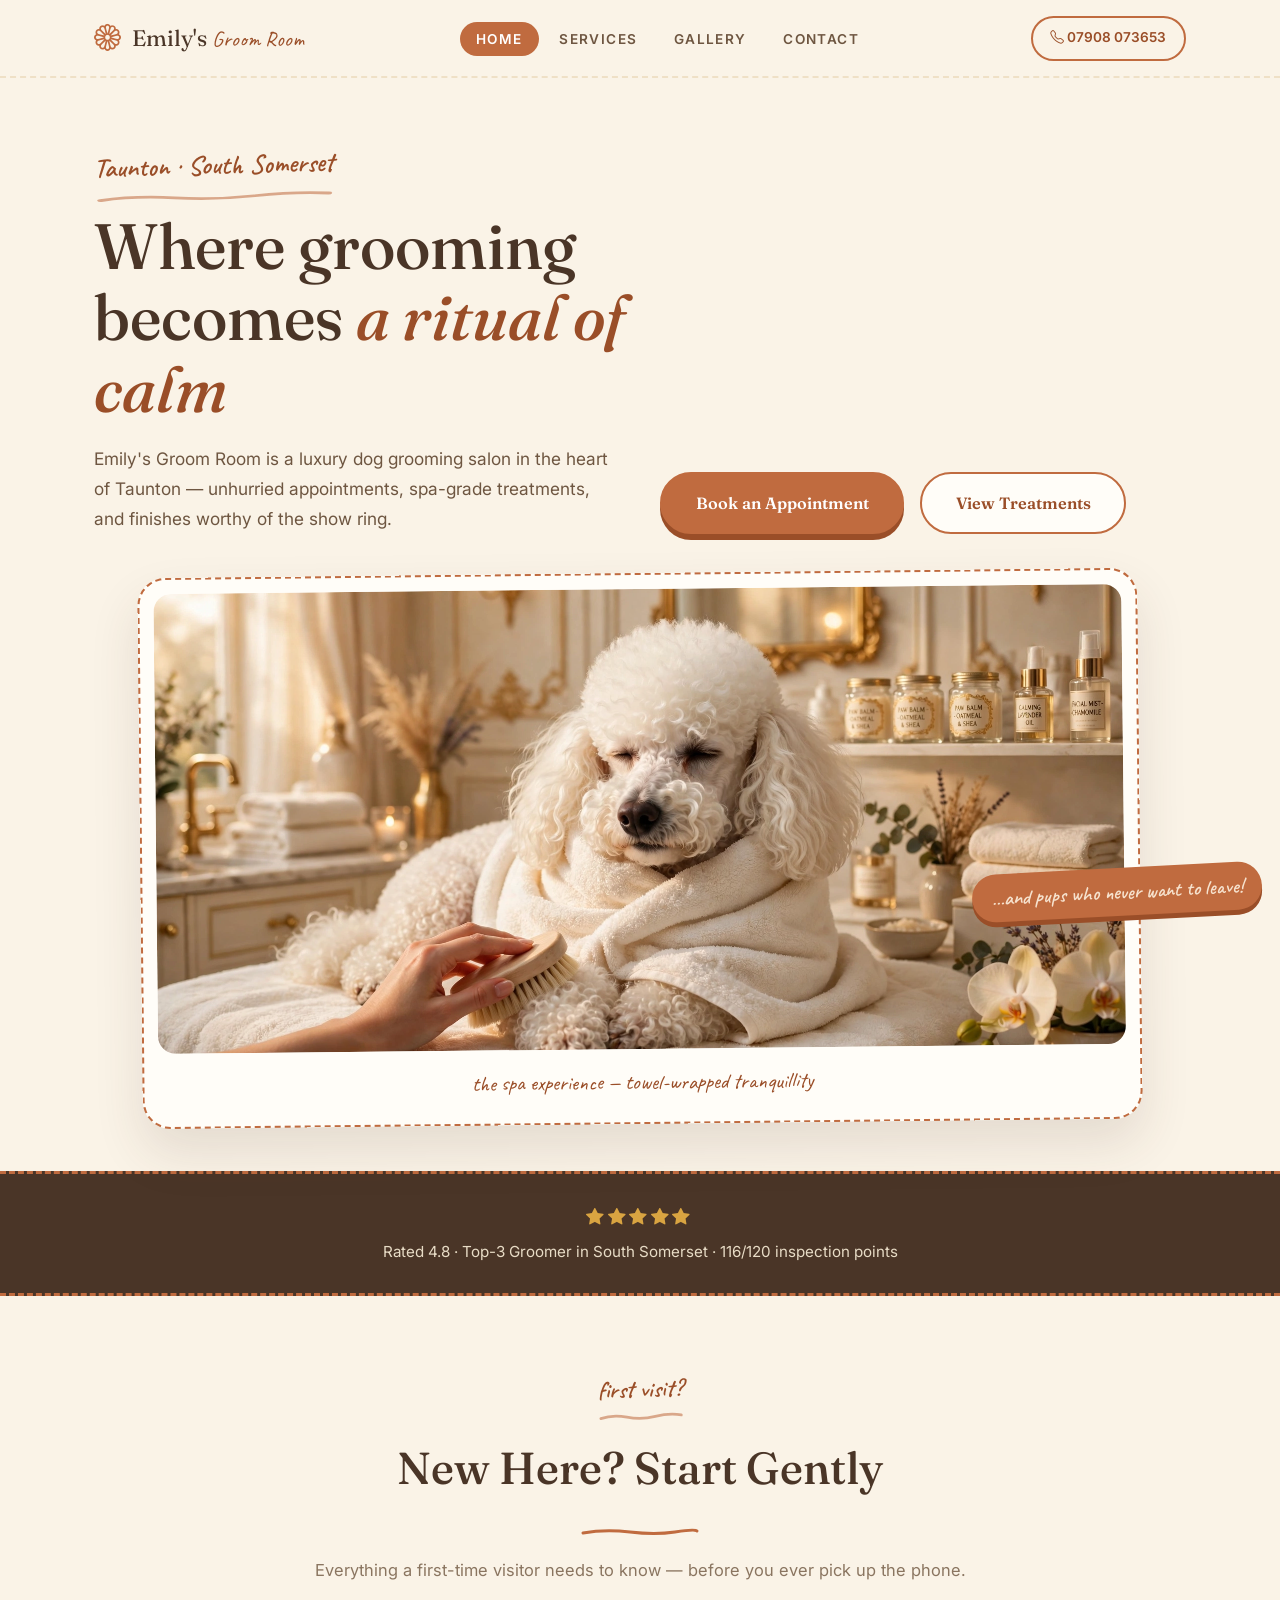
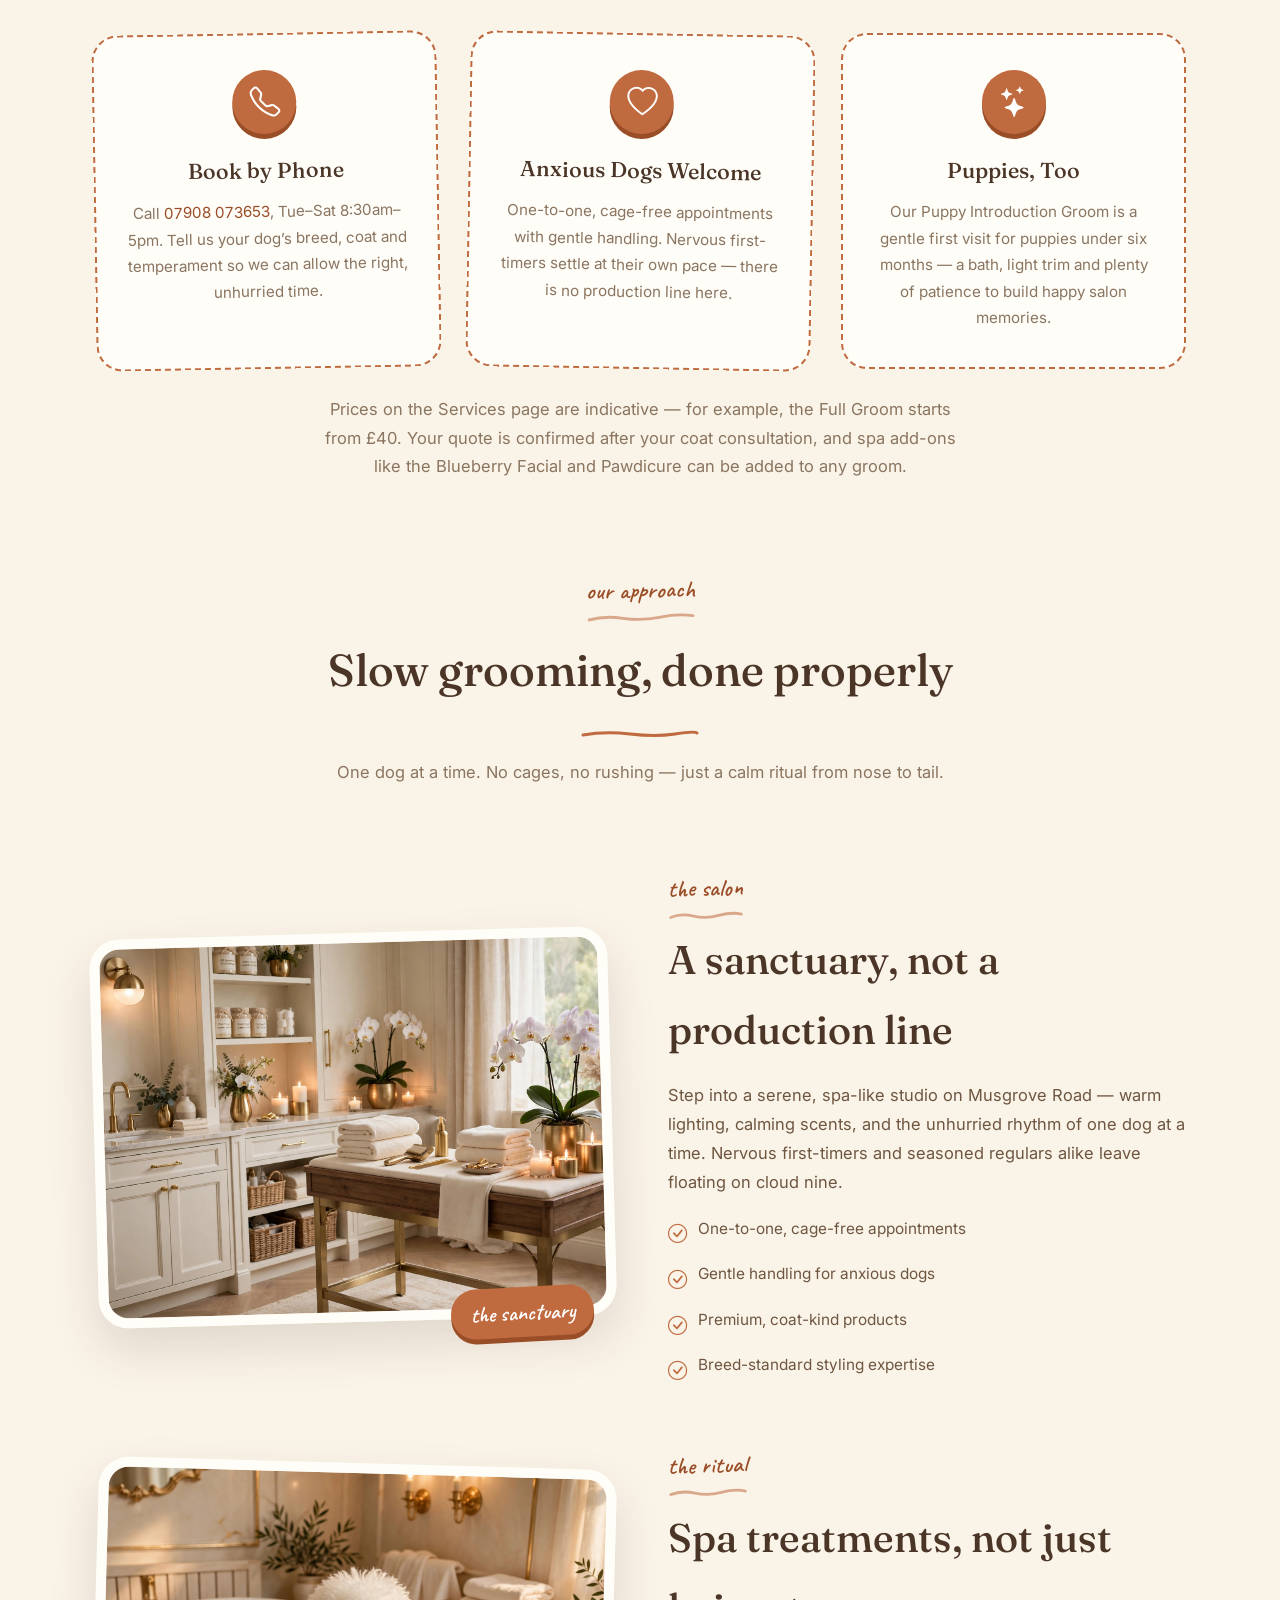
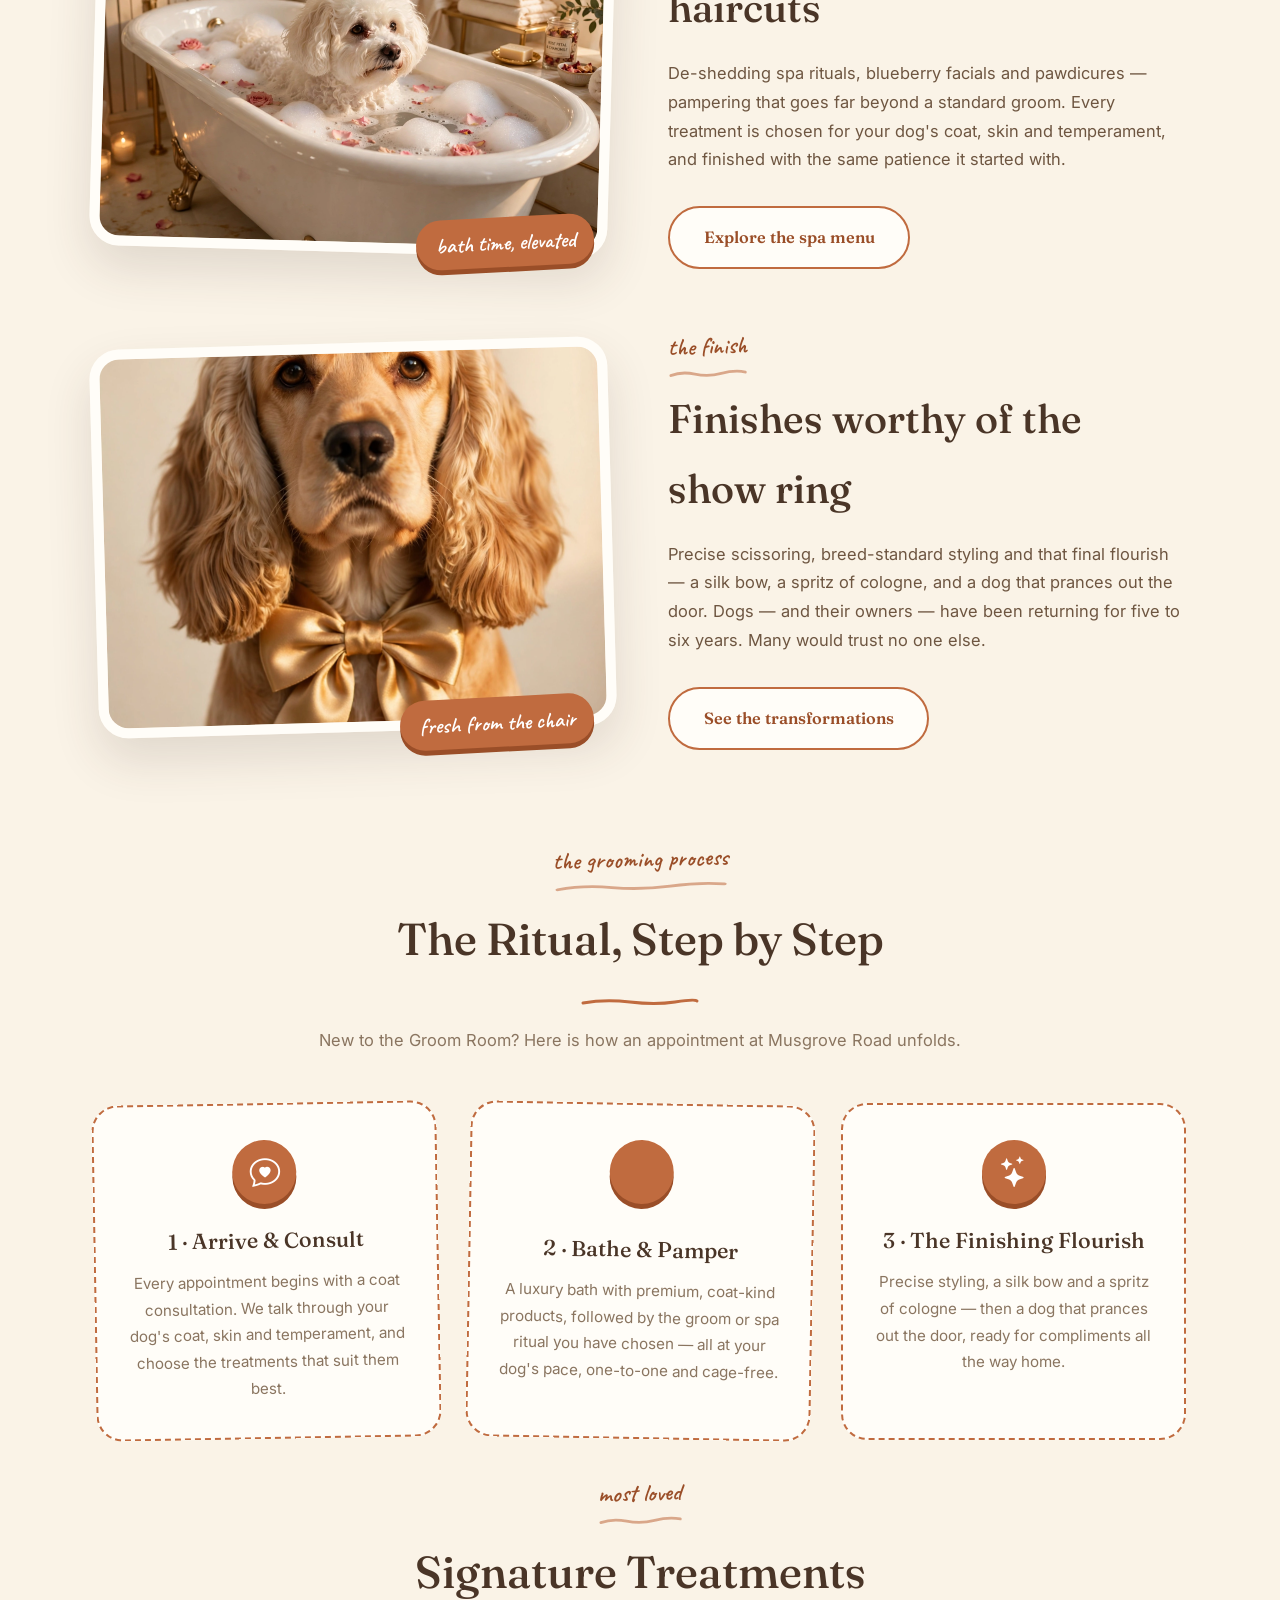
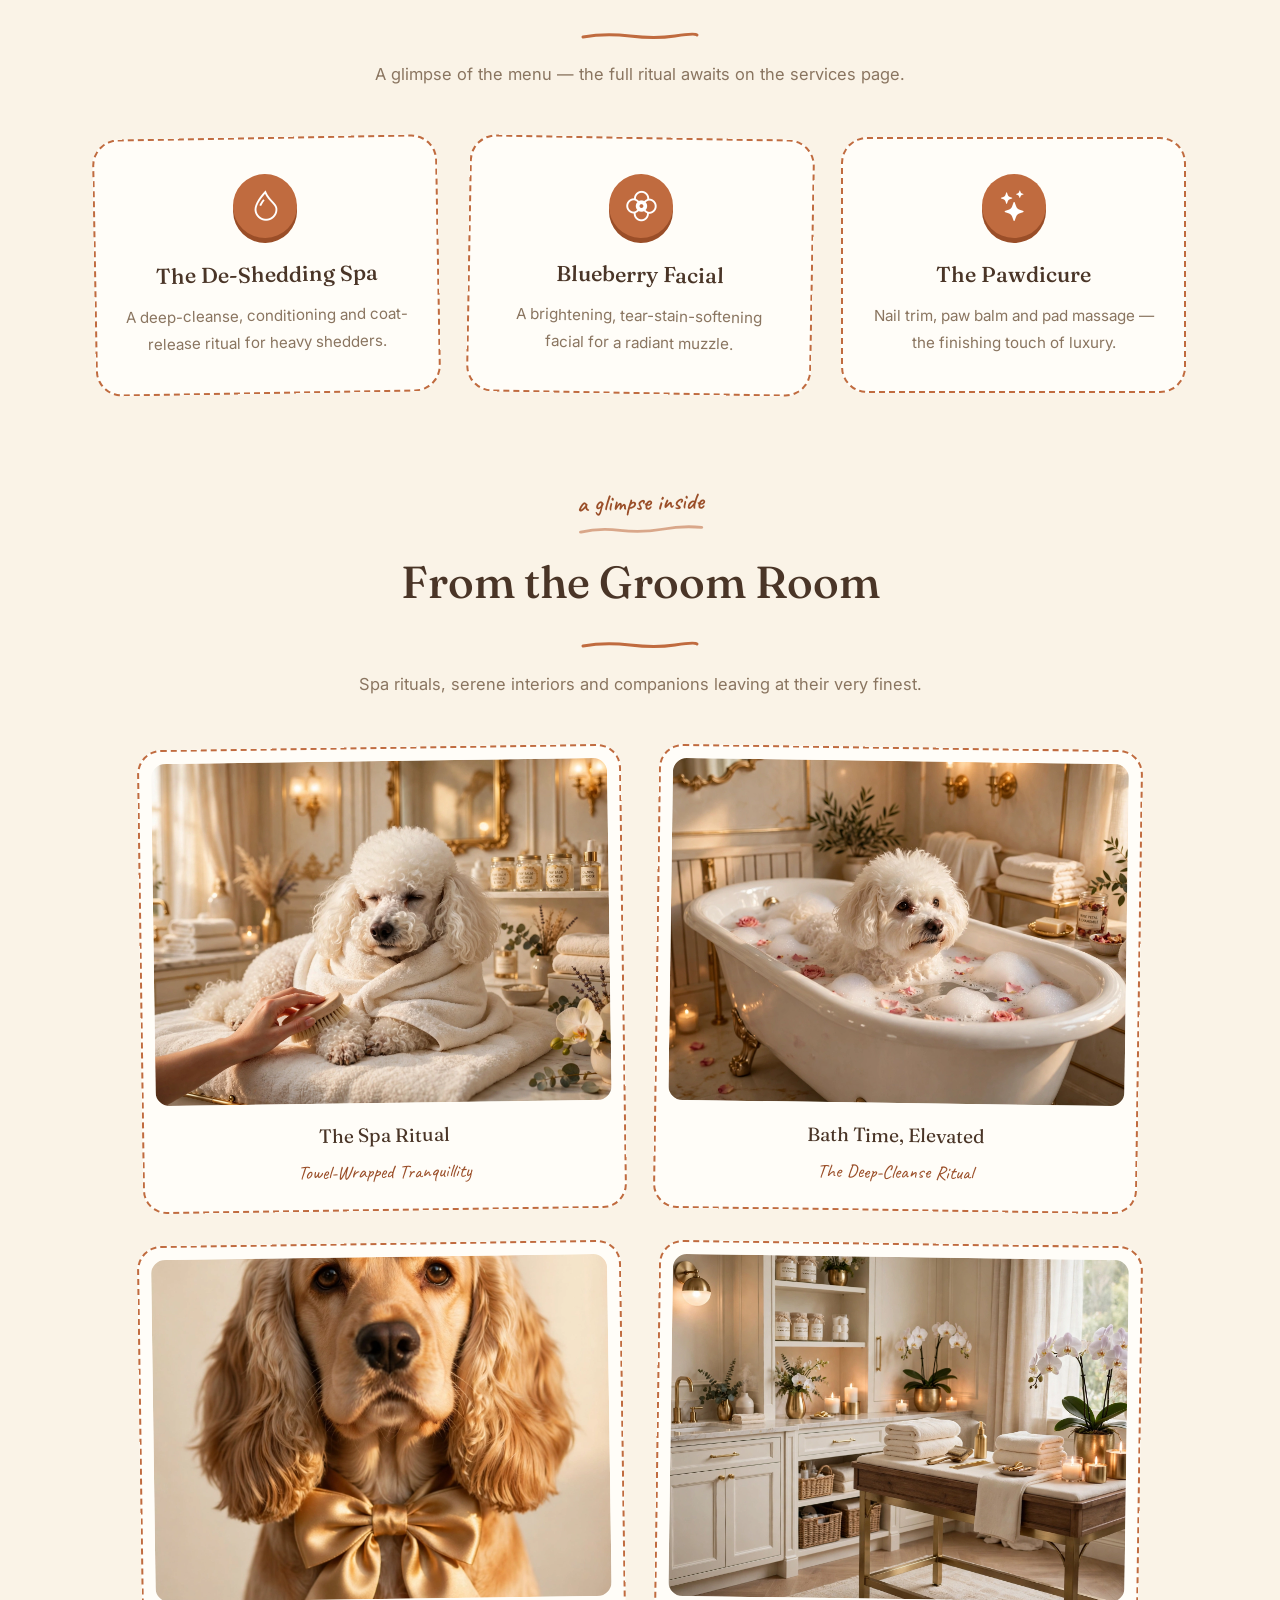
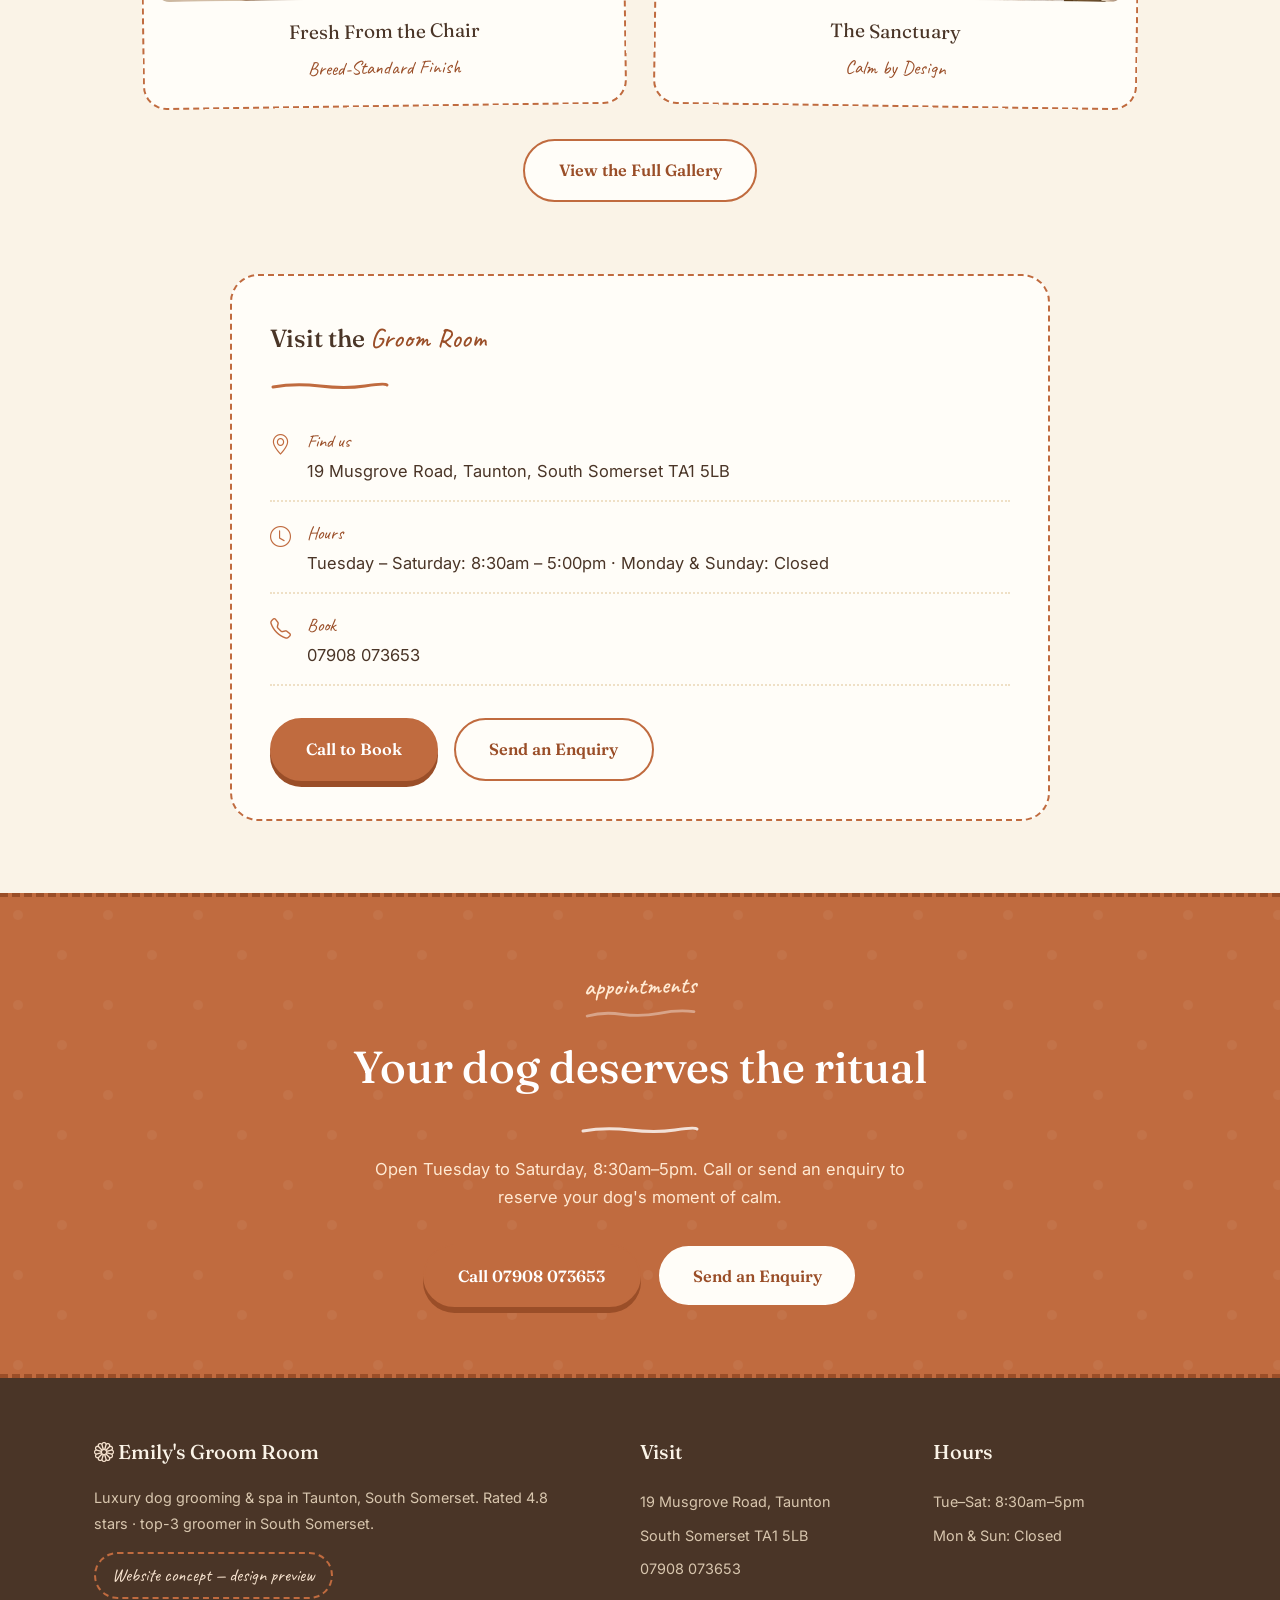
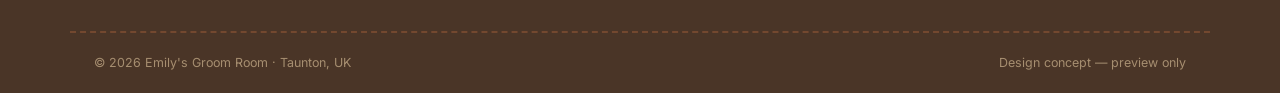
<file: index.html>
<!DOCTYPE html>
<html lang="en-GB">
<head>
  <meta charset="UTF-8">
  <meta name="viewport" content="width=device-width, initial-scale=1.0">
  <title>Emily's Groom Room — Luxury Dog Grooming &amp; Spa, Taunton</title>
  <meta name="description" content="Emily's Groom Room in Taunton, South Somerset — luxury dog grooming and spa treatments. Rated 4.8 stars and ranked among the top three groomers in South Somerset. Tue–Sat 8:30am–5pm.">
  <meta property="og:title" content="Emily's Groom Room — Luxury Dog Grooming &amp; Spa, Taunton">
  <meta property="og:description" content="Luxury dog grooming &amp; spa in Taunton. Rated 4.8 stars · Top-3 groomer in South Somerset. Loyal clients for 5–6 years.">
  <meta property="og:type" content="website">
  <meta property="og:image" content="images/hero-spa-poodle.webp">
  <link rel="stylesheet" href="https://cdn.jsdelivr.net/npm/bootstrap-icons@1.11.3/font/bootstrap-icons.min.css">
  <link rel="stylesheet" href="styles.css">
</head>
<body>

<header class="topbar">
  <div class="topbar-inner">
    <a class="brand" href="index.html">
      <i class="bi bi-flower1"></i>
      <span class="brand-name">Emily's <em>Groom Room</em></span>
    </a>
    <nav aria-label="Main navigation">
      <ul>
        <li><a href="index.html" class="active">Home</a></li>
        <li><a href="services.html">Services</a></li>
        <li><a href="gallery.html">Gallery</a></li>
        <li><a href="contact.html">Contact</a></li>
      </ul>
    </nav>
    <button class="nav-toggle" aria-label="Open menu" aria-expanded="false"><i class="bi bi-list" aria-hidden="true"></i></button>
    <a class="nav-call" href="tel:+447908073653"><i class="bi bi-telephone"></i> 07908 073653</a>
  </div>
</header>

<main>
  <!-- HERO: story-driven -->
  <section class="hero">
    <span class="eyebrow">Taunton · South Somerset</span>
    <h1>Where grooming becomes <span class="gold-it">a ritual of calm</span></h1>
    <div class="lede-row">
      <p class="lede">Emily's Groom Room is a luxury dog grooming salon in the heart of Taunton — unhurried appointments, spa-grade treatments, and finishes worthy of the show ring.</p>
      <div class="hero-cta" style="margin-top:0;">
        <a class="btn btn-solid" href="contact.html">Book an Appointment</a>
        <a class="btn btn-ghost" href="services.html">View Treatments</a>
      </div>
    </div>
    <figure class="hero-frame">
      <div class="inner">
        <img src="images/hero-spa-poodle.webp" alt="White poodle wrapped in a plush cream towel during a luxury spa treatment at Emily's Groom Room" fetchpriority="high">
      </div>
      <figcaption>the spa experience — towel-wrapped tranquillity</figcaption>
    </figure>
  </section>

  <!-- RATING STRIP -->
  <div class="rating-strip">
    <div class="stars" aria-hidden="true"><i class="bi bi-star-fill"></i><i class="bi bi-star-fill"></i><i class="bi bi-star-fill"></i><i class="bi bi-star-fill"></i><i class="bi bi-star-fill"></i></div>
    <p>Rated 4.8 · Top-3 Groomer in South Somerset · 116/120 inspection points</p>
    <p class="hand-note">…and pups who never want to leave!</p>
  </div>

  <!-- FIRST VISIT: guide (replaces generic highlights + FAQ) -->
  <section class="section" style="padding-bottom:1rem;" aria-label="First visit guide">
    <div class="section-head center">
      <span class="eyebrow">first visit?</span>
      <h2>New Here? Start Gently</h2>
      <div class="gold-rule" aria-hidden="true"></div>
      <p>Everything a first-time visitor needs to know &mdash; before you ever pick up the phone.</p>
    </div>
    <div class="trio first-visit-grid">
      <div class="trio-card">
        <i class="bi bi-telephone" aria-hidden="true"></i>
        <h3>Book by Phone</h3>
        <p>Call <a href="tel:+447908073653">07908 073653</a>, Tue&ndash;Sat 8:30am&ndash;5pm. Tell us your dog&rsquo;s breed, coat and temperament so we can allow the right, unhurried time.</p>
      </div>
      <div class="trio-card">
        <i class="bi bi-heart" aria-hidden="true"></i>
        <h3>Anxious Dogs Welcome</h3>
        <p>One-to-one, cage-free appointments with gentle handling. Nervous first-timers settle at their own pace &mdash; there is no production line here.</p>
      </div>
      <div class="trio-card">
        <i class="bi bi-stars" aria-hidden="true"></i>
        <h3>Puppies, Too</h3>
        <p>Our Puppy Introduction Groom is a gentle first visit for puppies under six months &mdash; a bath, light trim and plenty of patience to build happy salon memories.</p>
      </div>
    </div>
    <p style="text-align:center;color:var(--muted);max-width:640px;margin:1.6rem auto 0;">Prices on the Services page are indicative &mdash; for example, the Full Groom starts from &pound;40. Your quote is confirmed after your coat consultation, and spa add-ons like the Blueberry Facial and Pawdicure can be added to any groom.</p>
  </section>

  <!-- OUR APPROACH: alternating story rows -->
  <section class="section" style="padding-bottom:1rem;">
    <div class="section-head center">
      <span class="eyebrow">our approach</span>
      <h2>Slow grooming, done properly</h2>
      <div class="gold-rule" aria-hidden="true"></div>
      <p>One dog at a time. No cages, no rushing — just a calm ritual from nose to tail.</p>
    </div>
  </section>

  <div class="story">
    <div class="story-row">
      <div class="story-img">
        <img src="images/salon-interior.webp" alt="Serene ivory and gold interior of Emily's Groom Room salon in Taunton" loading="lazy">
        <span class="hand-note">the sanctuary</span>
      </div>
      <div class="story-txt">
        <span class="eyebrow">the salon</span>
        <h2>A sanctuary, not a production line</h2>
        <p>Step into a serene, spa-like studio on Musgrove Road — warm lighting, calming scents, and the unhurried rhythm of one dog at a time. Nervous first-timers and seasoned regulars alike leave floating on cloud nine.</p>
        <ul class="check-list">
          <li><i class="bi bi-check-circle"></i> One-to-one, cage-free appointments</li>
          <li><i class="bi bi-check-circle"></i> Gentle handling for anxious dogs</li>
          <li><i class="bi bi-check-circle"></i> Premium, coat-kind products</li>
          <li><i class="bi bi-check-circle"></i> Breed-standard styling expertise</li>
        </ul>
      </div>
    </div>

    <div class="story-row rev">
      <div class="story-txt">
        <span class="eyebrow">the ritual</span>
        <h2>Spa treatments, not just haircuts</h2>
        <p>De-shedding spa rituals, blueberry facials and pawdicures — pampering that goes far beyond a standard groom. Every treatment is chosen for your dog's coat, skin and temperament, and finished with the same patience it started with.</p>
        <div class="hero-cta">
          <a class="btn btn-ghost" href="services.html">Explore the spa menu</a>
        </div>
      </div>
      <div class="story-img">
        <img src="images/bubble-bath.webp" alt="Fluffy white dog enjoying a luxurious bubble bath with rose petals" loading="lazy">
        <span class="hand-note">bath time, elevated</span>
      </div>
    </div>

    <div class="story-row">
      <div class="story-img">
        <img src="images/groomed-portrait.webp" alt="Freshly groomed cocker spaniel wearing a silk bow" loading="lazy">
        <span class="hand-note">fresh from the chair</span>
      </div>
      <div class="story-txt">
        <span class="eyebrow">the finish</span>
        <h2>Finishes worthy of the show ring</h2>
        <p>Precise scissoring, breed-standard styling and that final flourish — a silk bow, a spritz of cologne, and a dog that prances out the door. Dogs — and their owners — have been returning for five to six years. Many would trust no one else.</p>
        <div class="hero-cta">
          <a class="btn btn-ghost" href="gallery.html">See the transformations</a>
        </div>
      </div>
    </div>
  </div>

  <!-- YOUR VISIT: three gentle steps -->
  <section class="section" style="padding-top:1rem;padding-bottom:1rem;">
    <div class="section-head center">
      <span class="eyebrow">the grooming process</span>
      <h2>The Ritual, Step by Step</h2>
      <div class="gold-rule" aria-hidden="true"></div>
      <p>New to the Groom Room? Here is how an appointment at Musgrove Road unfolds.</p>
    </div>
    <div class="trio">
      <div class="trio-card">
        <i class="bi bi-chat-heart" aria-hidden="true"></i>
        <h3>1 · Arrive &amp; Consult</h3>
        <p>Every appointment begins with a coat consultation. We talk through your dog's coat, skin and temperament, and choose the treatments that suit them best.</p>
      </div>
      <div class="trio-card">
        <i class="bi bi-droplets" aria-hidden="true"></i>
        <h3>2 · Bathe &amp; Pamper</h3>
        <p>A luxury bath with premium, coat-kind products, followed by the groom or spa ritual you have chosen — all at your dog's pace, one-to-one and cage-free.</p>
      </div>
      <div class="trio-card">
        <i class="bi bi-stars" aria-hidden="true"></i>
        <h3>3 · The Finishing Flourish</h3>
        <p>Precise styling, a silk bow and a spritz of cologne — then a dog that prances out the door, ready for compliments all the way home.</p>
      </div>
    </div>
  </section>

  <!-- SIGNATURE TREATMENTS PREVIEW -->
  <section class="section" style="padding-top:1rem;">
    <div class="section-head center">
      <span class="eyebrow">most loved</span>
      <h2>Signature Treatments</h2>
      <div class="gold-rule" aria-hidden="true"></div>
      <p>A glimpse of the menu — the full ritual awaits on the services page.</p>
    </div>
    <div class="trio">
      <div class="trio-card">
        <i class="bi bi-droplet" aria-hidden="true"></i>
        <h3>The De-Shedding Spa</h3>
        <p>A deep-cleanse, conditioning and coat-release ritual for heavy shedders.</p>
      </div>
      <div class="trio-card">
        <i class="bi bi-flower2" aria-hidden="true"></i>
        <h3>Blueberry Facial</h3>
        <p>A brightening, tear-stain-softening facial for a radiant muzzle.</p>
      </div>
      <div class="trio-card">
        <i class="bi bi-stars" aria-hidden="true"></i>
        <h3>The Pawdicure</h3>
        <p>Nail trim, paw balm and pad massage — the finishing touch of luxury.</p>
      </div>
    </div>
  </section>

  <!-- GALLERY PREVIEW -->
  <section class="section" style="padding-top:1rem;">
    <div class="section-head center">
      <span class="eyebrow">a glimpse inside</span>
      <h2>From the Groom Room</h2>
      <div class="gold-rule" aria-hidden="true"></div>
      <p>Spa rituals, serene interiors and companions leaving at their very finest.</p>
    </div>
    <div class="g-grid gallery-preview">
      <figure class="g-item">
        <div class="inner"><img src="images/hero-spa-poodle.webp" alt="White poodle wrapped in a cream towel enjoying a spa treatment" loading="lazy"></div>
        <figcaption><span class="t">The Spa Ritual</span><span class="s">Towel-Wrapped Tranquillity</span></figcaption>
      </figure>
      <figure class="g-item">
        <div class="inner"><img src="images/bubble-bath.webp" alt="Fluffy white dog enjoying a luxurious bubble bath" loading="lazy"></div>
        <figcaption><span class="t">Bath Time, Elevated</span><span class="s">The Deep-Cleanse Ritual</span></figcaption>
      </figure>
      <figure class="g-item">
        <div class="inner"><img src="images/groomed-portrait.webp" alt="Freshly groomed cocker spaniel wearing a silk bow" loading="lazy"></div>
        <figcaption><span class="t">Fresh From the Chair</span><span class="s">Breed-Standard Finish</span></figcaption>
      </figure>
      <figure class="g-item">
        <div class="inner"><img src="images/salon-interior.webp" alt="Serene ivory and gold interior of the Groom Room salon" loading="lazy"></div>
        <figcaption><span class="t">The Sanctuary</span><span class="s">Calm by Design</span></figcaption>
      </figure>
    </div>
    <div class="hero-cta" style="justify-content:center;">
      <a class="btn btn-ghost" href="gallery.html">View the Full Gallery</a>
    </div>
  </section>

  <!-- VISIT -->
  <section class="section" style="padding-top:0;">
    <div class="contact-card visit-band">
      <h3>Visit the <span class="hand-accent">Groom Room</span></h3>
      <div class="gold-rule" aria-hidden="true"></div>
      <div class="contact-line">
        <i class="bi bi-geo-alt" aria-hidden="true"></i>
        <div><span class="lbl">Find us</span><span class="val">19 Musgrove Road, Taunton, South Somerset TA1 5LB</span></div>
      </div>
      <div class="contact-line">
        <i class="bi bi-clock" aria-hidden="true"></i>
        <div><span class="lbl">Hours</span><span class="val">Tuesday – Saturday: 8:30am – 5:00pm · Monday &amp; Sunday: Closed</span></div>
      </div>
      <div class="contact-line">
        <i class="bi bi-telephone" aria-hidden="true"></i>
        <div><span class="lbl">Book</span><a class="val" href="tel:+447908073653">07908 073653</a></div>
      </div>
      <div class="hero-cta">
        <a class="btn btn-solid" href="tel:+447908073653">Call to Book</a>
        <a class="btn btn-ghost" href="contact.html">Send an Enquiry</a>
      </div>
    </div>
  </section>

  <!-- CTA -->
  <section class="cta-band">
    <span class="eyebrow">appointments</span>
    <h2>Your dog deserves the ritual</h2>
    <div class="gold-rule" aria-hidden="true"></div>
    <p>Open Tuesday to Saturday, 8:30am–5pm. Call or send an enquiry to reserve your dog's moment of calm.</p>
    <div class="hero-cta" style="justify-content:center;">
      <a class="btn btn-solid" href="tel:+447908073653">Call 07908 073653</a>
      <a class="btn btn-ghost" href="contact.html">Send an Enquiry</a>
    </div>
  </section>
</main>

<footer>
  <div class="footer-inner">
    <div class="footer-brand">
      <h4><i class="bi bi-flower1"></i> Emily's Groom Room</h4>
      <p>Luxury dog grooming &amp; spa in Taunton, South Somerset. Rated 4.8 stars · top-3 groomer in South Somerset.</p>
      <span class="concept-badge">Website concept — design preview</span>
    </div>
    <div>
      <h4>Visit</h4>
      <ul>
        <li>19 Musgrove Road, Taunton</li>
        <li>South Somerset TA1 5LB</li>
        <li><a href="tel:+447908073653">07908 073653</a></li>
      </ul>
    </div>
    <div>
      <h4>Hours</h4>
      <ul>
        <li>Tue–Sat: 8:30am–5pm</li>
        <li>Mon &amp; Sun: Closed</li>
      </ul>
    </div>
  </div>
  <div class="footer-bottom">
    <span>© 2026 Emily's Groom Room · Taunton, UK</span>
    <span>Design concept — preview only</span>
  </div>
</footer>


<script>
document.addEventListener('DOMContentLoaded', function () {
  var btn = document.querySelector('.nav-toggle');
  var panel = document.querySelector('.topbar-inner nav');
  if (btn && panel) {
    btn.addEventListener('click', function () {
      var open = panel.classList.toggle('open');
      btn.setAttribute('aria-expanded', open ? 'true' : 'false');
    });
    panel.addEventListener('click', function (e) {
      if (e.target.closest('a')) {
        panel.classList.remove('open');
        btn.setAttribute('aria-expanded', 'false');
      }
    });
  }
});
</script>
</body>
</html>
</file>
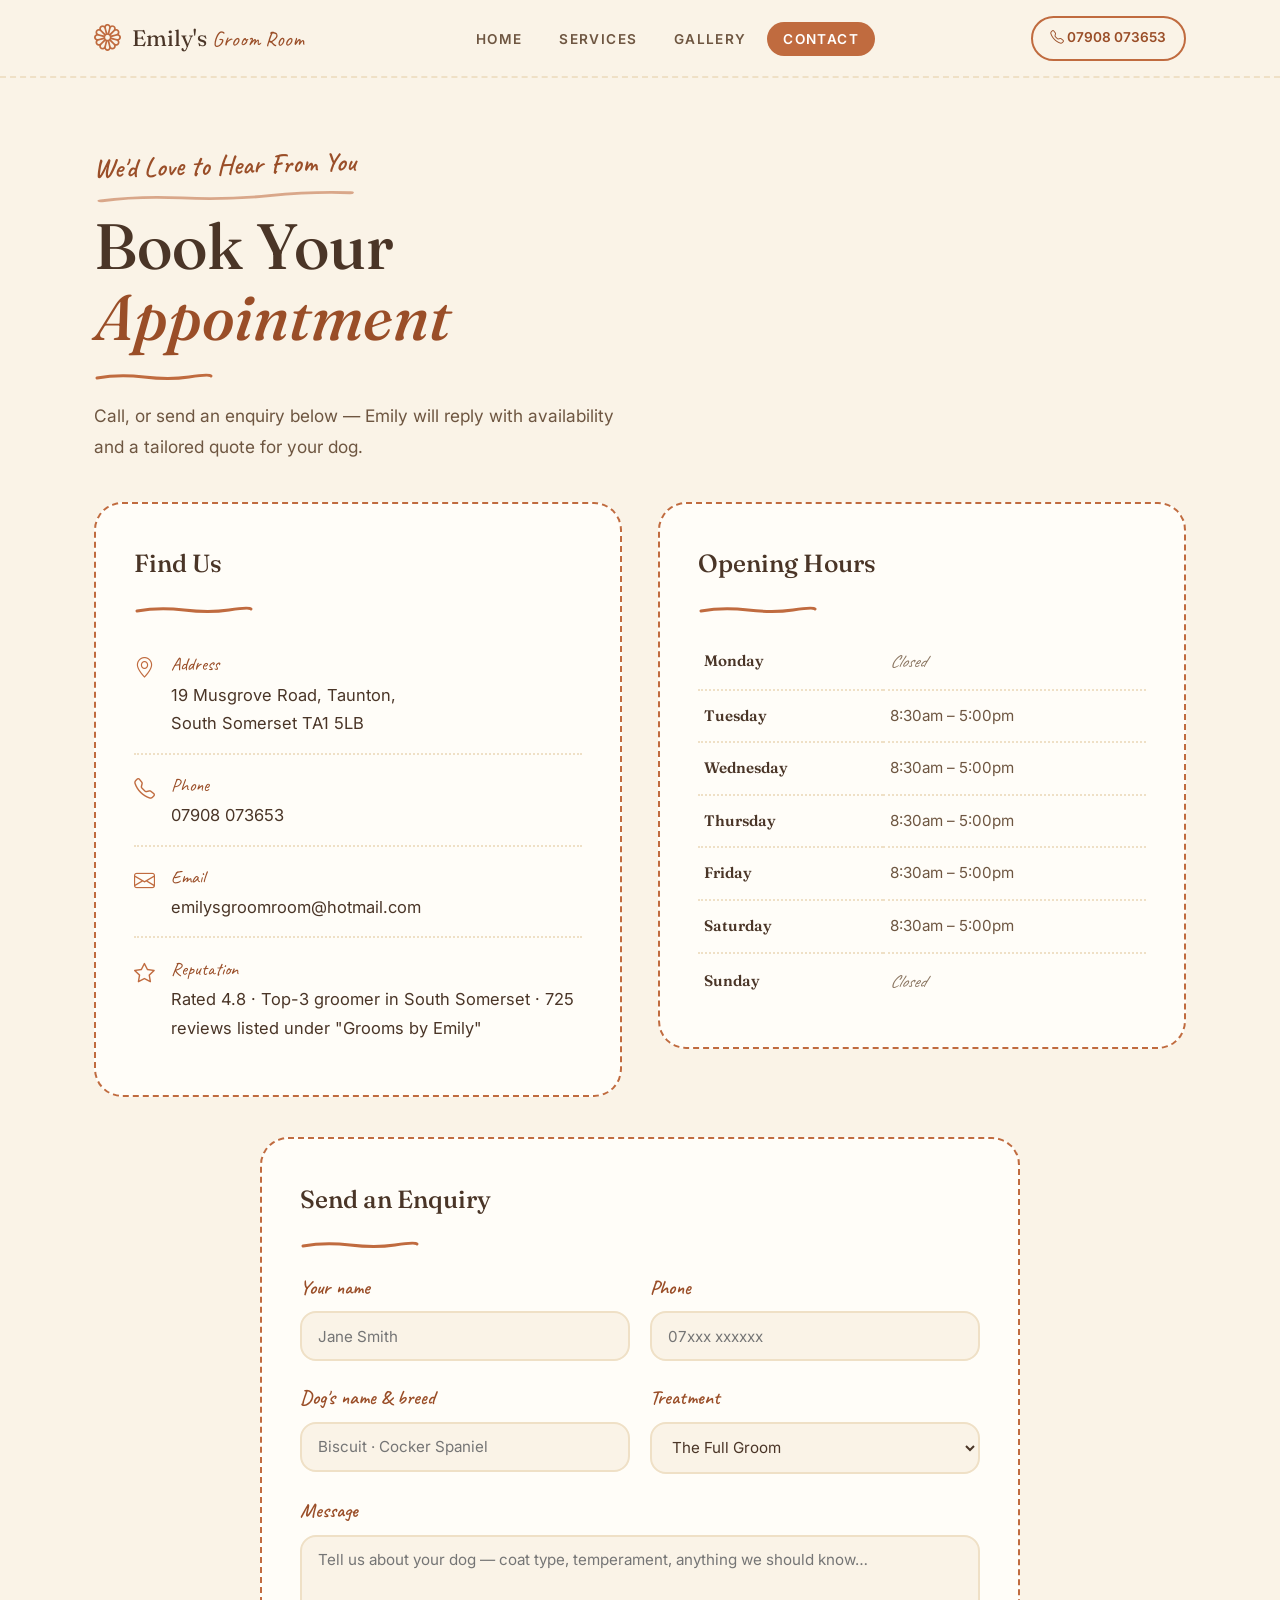
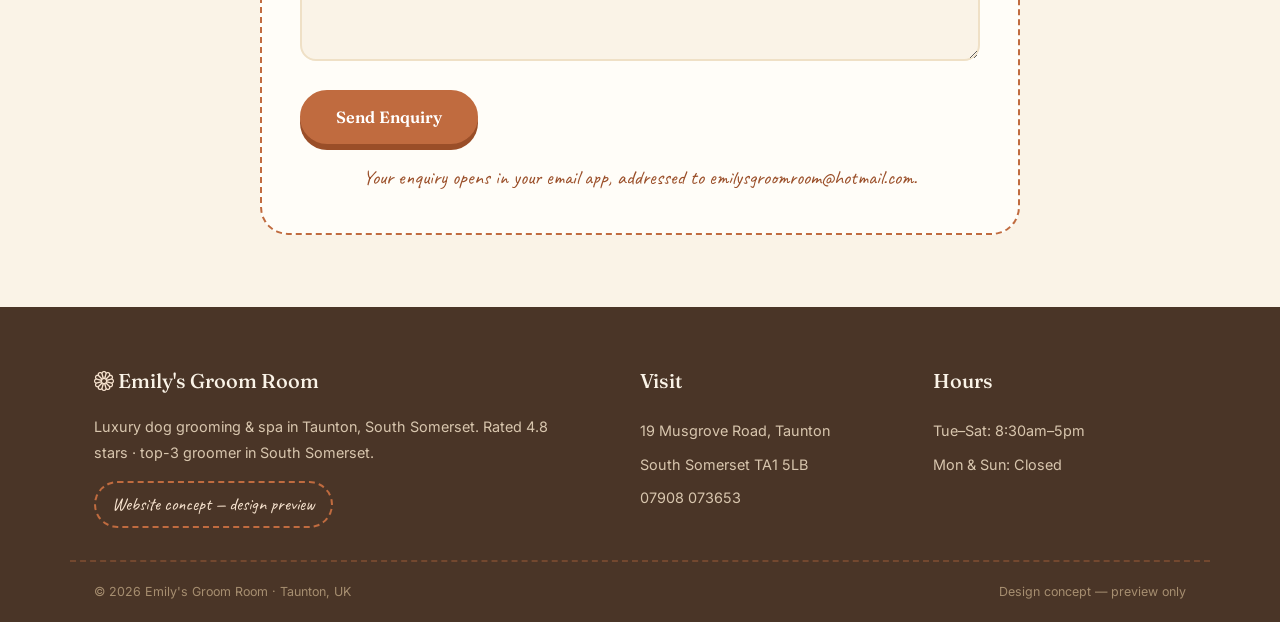
<file: contact.html>
<!DOCTYPE html>
<html lang="en-GB">
<head>
  <meta charset="UTF-8">
  <meta name="viewport" content="width=device-width, initial-scale=1.0">
  <title>Contact &amp; Booking — Emily's Groom Room, Taunton</title>
  <meta name="description" content="Book your dog's appointment at Emily's Groom Room, 19 Musgrove Road, Taunton TA1 5LB. Call 07908 073653. Open Tue–Sat 8:30am–5pm; closed Mon & Sun.">
  <meta property="og:title" content="Contact &amp; Booking — Emily's Groom Room, Taunton">
  <meta property="og:description" content="19 Musgrove Road, Taunton TA1 5LB · Call 07908 073653 · Tue–Sat 8:30am–5pm.">
  <meta property="og:type" content="website">
  <meta property="og:image" content="images/salon-interior.webp">
  <link rel="stylesheet" href="https://cdn.jsdelivr.net/npm/bootstrap-icons@1.11.3/font/bootstrap-icons.min.css">
  <link rel="stylesheet" href="styles.css">
</head>
<body>

<header class="topbar">
  <div class="topbar-inner">
    <a class="brand" href="index.html">
      <i class="bi bi-flower1"></i>
      <span class="brand-name">Emily's <em>Groom Room</em></span>
    </a>
    <nav aria-label="Main navigation">
      <ul>
        <li><a href="index.html">Home</a></li>
        <li><a href="services.html">Services</a></li>
        <li><a href="gallery.html">Gallery</a></li>
        <li><a href="contact.html" class="active">Contact</a></li>
      </ul>
    </nav>
    <button class="nav-toggle" aria-label="Open menu" aria-expanded="false"><i class="bi bi-list" aria-hidden="true"></i></button>
    <a class="nav-call" href="tel:+447908073653"><i class="bi bi-telephone"></i> 07908 073653</a>
  </div>
</header>

<main>
  <section class="hero">
    <span class="eyebrow">We'd Love to Hear From You</span>
    <h1>Book Your <span class="gold-it">Appointment</span></h1>
    <div class="gold-rule" aria-hidden="true"></div>
    <p class="lede">Call, or send an enquiry below — Emily will reply with availability and a tailored quote for your dog.</p>
  </section>

  <section class="section" style="padding-top: 2.5rem;">
    <div class="contact-grid">
      <div class="contact-card">
        <h3>Find Us</h3>
        <div class="gold-rule" aria-hidden="true"></div>
        <div class="contact-line">
          <i class="bi bi-geo-alt" aria-hidden="true"></i>
          <div>
            <span class="lbl">Address</span>
            <span class="val">19 Musgrove Road, Taunton,<br>South Somerset TA1 5LB</span>
          </div>
        </div>
        <div class="contact-line">
          <i class="bi bi-telephone" aria-hidden="true"></i>
          <div>
            <span class="lbl">Phone</span>
            <a class="val" href="tel:+447908073653">07908 073653</a>
          </div>
        </div>
        <div class="contact-line">
          <i class="bi bi-envelope" aria-hidden="true"></i>
          <div>
            <span class="lbl">Email</span>
            <a class="val" href="mailto:emilysgroomroom@hotmail.com">emilysgroomroom@hotmail.com</a>
          </div>
        </div>
        <div class="contact-line">
          <i class="bi bi-star" aria-hidden="true"></i>
          <div>
            <span class="lbl">Reputation</span>
            <span class="val">Rated 4.8 · Top-3 groomer in South Somerset · 725 reviews listed under "Grooms by Emily"</span>
          </div>
        </div>
      </div>

      <div class="contact-card">
        <h3>Opening Hours</h3>
        <div class="gold-rule" aria-hidden="true"></div>
        <table class="hours-table">
          <tbody>
            <tr><th>Monday</th><td class="closed">Closed</td></tr>
            <tr><th>Tuesday</th><td>8:30am – 5:00pm</td></tr>
            <tr><th>Wednesday</th><td>8:30am – 5:00pm</td></tr>
            <tr><th>Thursday</th><td>8:30am – 5:00pm</td></tr>
            <tr><th>Friday</th><td>8:30am – 5:00pm</td></tr>
            <tr><th>Saturday</th><td>8:30am – 5:00pm</td></tr>
            <tr><th>Sunday</th><td class="closed">Closed</td></tr>
          </tbody>
        </table>
      </div>
    </div>

    <div class="contact-card enquiry">
      <h3>Send an Enquiry</h3>
      <div class="gold-rule" aria-hidden="true"></div>
      <form action="mailto:emilysgroomroom@hotmail.com" method="post" enctype="text/plain">
        <div class="form-grid">
          <div class="field">
            <label for="name">Your name</label>
            <input type="text" id="name" name="name" required placeholder="Jane Smith">
          </div>
          <div class="field">
            <label for="phone">Phone</label>
            <input type="tel" id="phone" name="phone" placeholder="07xxx xxxxxx">
          </div>
          <div class="field">
            <label for="dog">Dog's name &amp; breed</label>
            <input type="text" id="dog" name="dog" placeholder="Biscuit · Cocker Spaniel">
          </div>
          <div class="field">
            <label for="service">Treatment</label>
            <select id="service" name="service">
              <option>The Full Groom</option>
              <option>Bath, Brush &amp; Blow-Dry</option>
              <option>Puppy Introduction Groom</option>
              <option>The De-Shedding Spa</option>
              <option>Blueberry Facial</option>
              <option>The Pawdicure</option>
              <option>The Full Spa Day</option>
              <option>Not sure — please advise</option>
            </select>
          </div>
          <div class="field full">
            <label for="message">Message</label>
            <textarea id="message" name="message" rows="5" placeholder="Tell us about your dog — coat type, temperament, anything we should know…"></textarea>
          </div>
        </div>
        <div class="hero-cta" style="margin-top: 1.8rem;">
          <button type="submit" class="btn btn-solid" style="cursor:pointer;">Send Enquiry</button>
        </div>
        <p class="form-note">Your enquiry opens in your email app, addressed to emilysgroomroom@hotmail.com.</p>
      </form>
    </div>
  </section>
</main>

<footer>
  <div class="footer-inner">
    <div class="footer-brand">
      <h4><i class="bi bi-flower1"></i> Emily's Groom Room</h4>
      <p>Luxury dog grooming &amp; spa in Taunton, South Somerset. Rated 4.8 stars · top-3 groomer in South Somerset.</p>
      <span class="concept-badge">Website concept — design preview</span>
    </div>
    <div>
      <h4>Visit</h4>
      <ul>
        <li>19 Musgrove Road, Taunton</li>
        <li>South Somerset TA1 5LB</li>
        <li><a href="tel:+447908073653">07908 073653</a></li>
      </ul>
    </div>
    <div>
      <h4>Hours</h4>
      <ul>
        <li>Tue–Sat: 8:30am–5pm</li>
        <li>Mon &amp; Sun: Closed</li>
      </ul>
    </div>
  </div>
  <div class="footer-bottom">
    <span>© 2026 Emily's Groom Room · Taunton, UK</span>
    <span>Design concept — preview only</span>
  </div>
</footer>


<script>
document.addEventListener('DOMContentLoaded', function () {
  var btn = document.querySelector('.nav-toggle');
  var panel = document.querySelector('.topbar-inner nav');
  if (btn && panel) {
    btn.addEventListener('click', function () {
      var open = panel.classList.toggle('open');
      btn.setAttribute('aria-expanded', open ? 'true' : 'false');
    });
    panel.addEventListener('click', function (e) {
      if (e.target.closest('a')) {
        panel.classList.remove('open');
        btn.setAttribute('aria-expanded', 'false');
      }
    });
  }
});
</script>
</body>
</html>
</file>
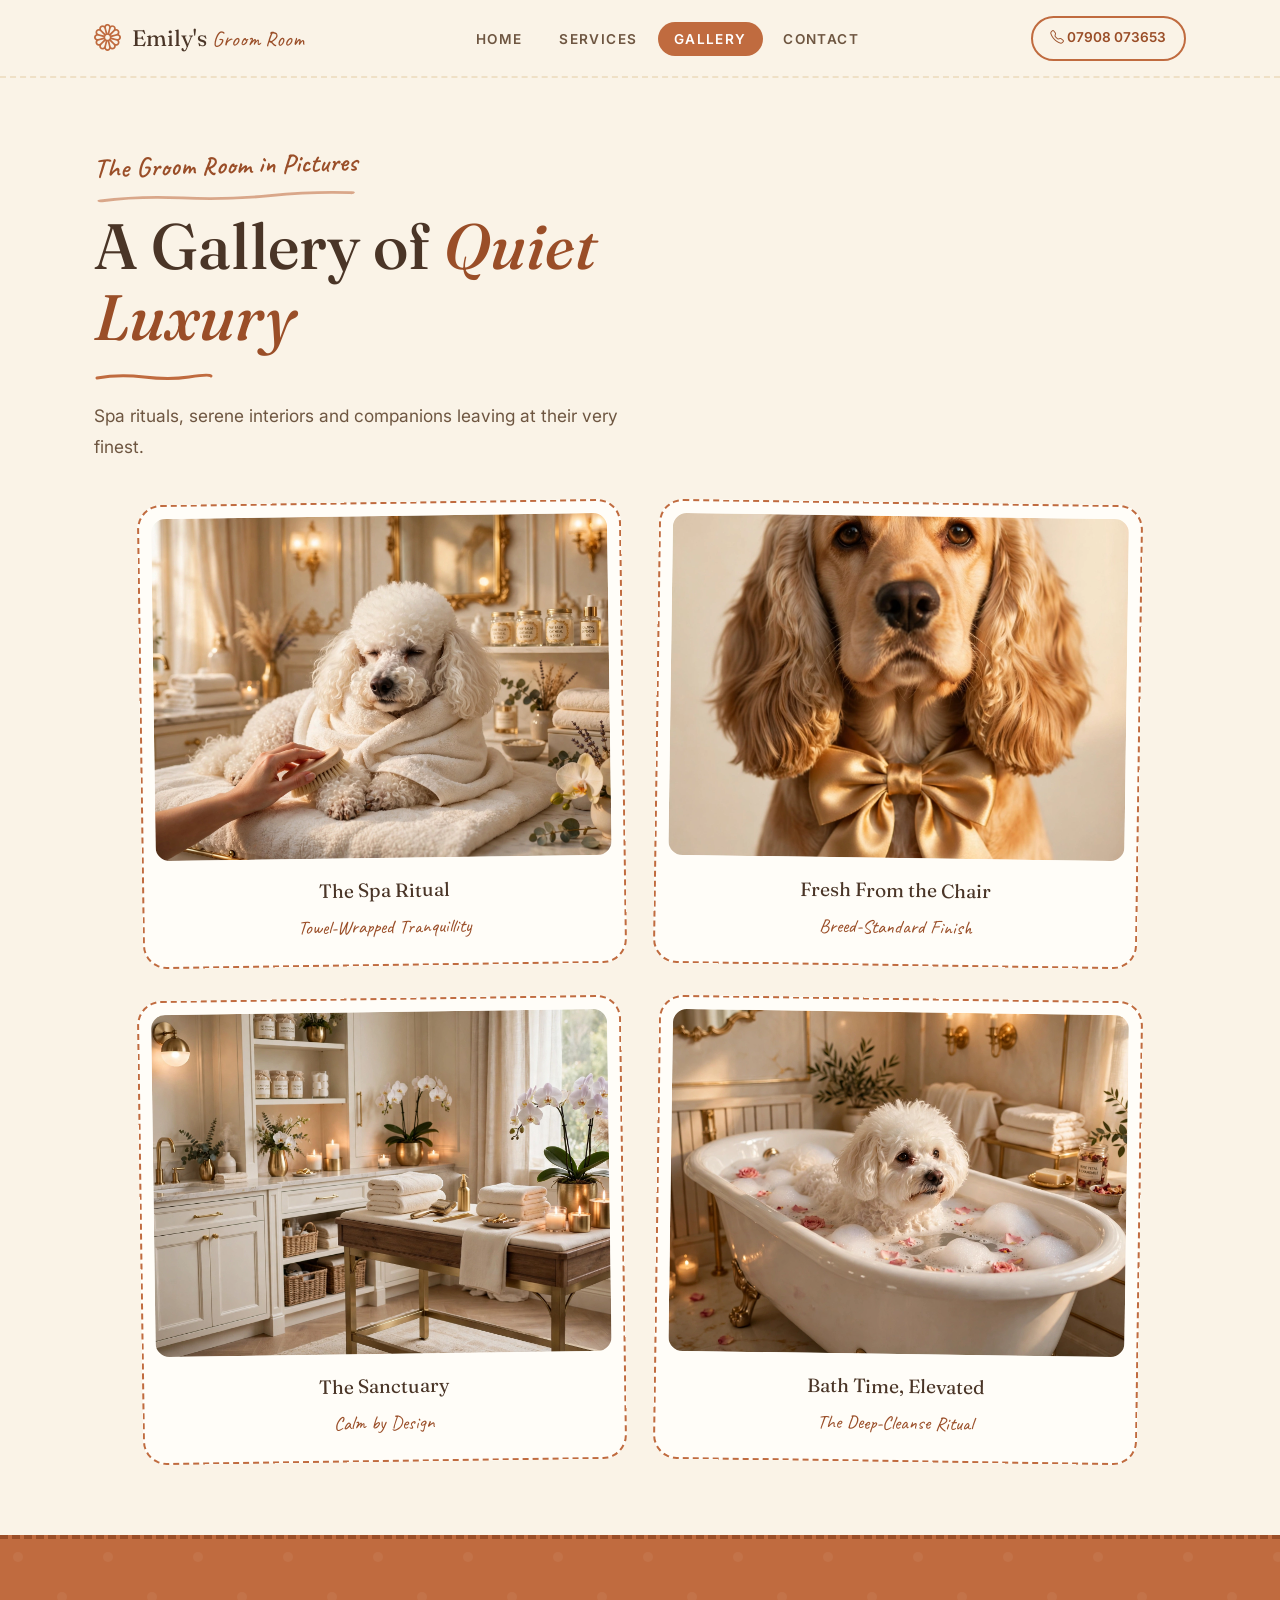
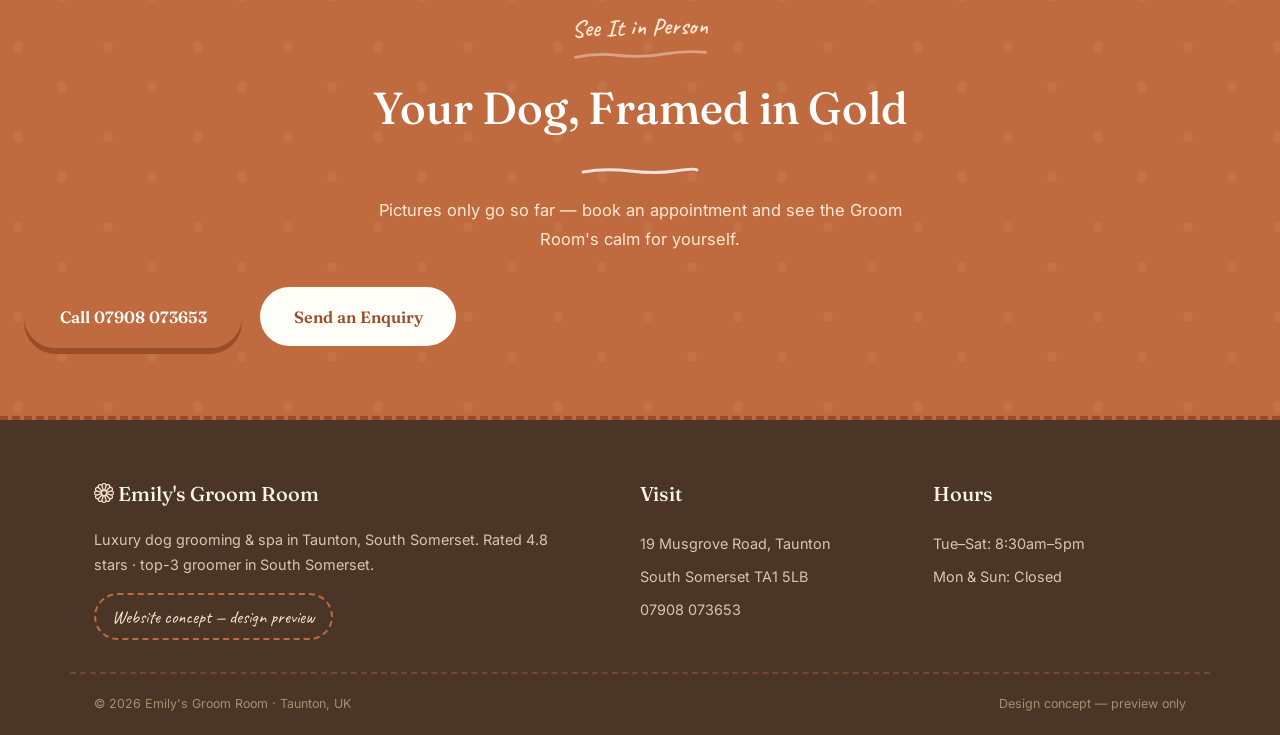
<file: gallery.html>
<!DOCTYPE html>
<html lang="en-GB">
<head>
  <meta charset="UTF-8">
  <meta name="viewport" content="width=device-width, initial-scale=1.0">
  <title>Gallery — Emily's Groom Room, Taunton</title>
  <meta name="description" content="A glimpse inside Emily's Groom Room, Taunton — the serene salon, spa rituals and freshly groomed companions.">
  <meta property="og:title" content="Gallery — Emily's Groom Room, Taunton">
  <meta property="og:description" content="The serene salon, spa rituals and freshly groomed companions of Emily's Groom Room.">
  <meta property="og:type" content="website">
  <meta property="og:image" content="images/groomed-portrait.webp">
  <link rel="stylesheet" href="https://cdn.jsdelivr.net/npm/bootstrap-icons@1.11.3/font/bootstrap-icons.min.css">
  <link rel="stylesheet" href="styles.css">
</head>
<body>

<header class="topbar">
  <div class="topbar-inner">
    <a class="brand" href="index.html">
      <i class="bi bi-flower1"></i>
      <span class="brand-name">Emily's <em>Groom Room</em></span>
    </a>
    <nav aria-label="Main navigation">
      <ul>
        <li><a href="index.html">Home</a></li>
        <li><a href="services.html">Services</a></li>
        <li><a href="gallery.html" class="active">Gallery</a></li>
        <li><a href="contact.html">Contact</a></li>
      </ul>
    </nav>
    <button class="nav-toggle" aria-label="Open menu" aria-expanded="false"><i class="bi bi-list" aria-hidden="true"></i></button>
    <a class="nav-call" href="tel:+447908073653"><i class="bi bi-telephone"></i> 07908 073653</a>
  </div>
</header>

<main>
  <section class="hero">
    <span class="eyebrow">The Groom Room in Pictures</span>
    <h1>A Gallery of <span class="gold-it">Quiet Luxury</span></h1>
    <div class="gold-rule" aria-hidden="true"></div>
    <p class="lede">Spa rituals, serene interiors and companions leaving at their very finest.</p>
  </section>

  <section class="section" style="padding-top: 2.5rem;">
    <div class="g-grid">
      <figure class="g-item">
        <div class="inner">
          <img src="images/hero-spa-poodle.webp" alt="White poodle wrapped in a cream towel enjoying a spa treatment">
        </div>
        <figcaption>
          <span class="t">The Spa Ritual</span>
          <span class="s">Towel-Wrapped Tranquillity</span>
        </figcaption>
      </figure>
      <figure class="g-item">
        <div class="inner">
          <img src="images/groomed-portrait.webp" alt="Freshly groomed cocker spaniel wearing a silk bow">
        </div>
        <figcaption>
          <span class="t">Fresh From the Chair</span>
          <span class="s">Breed-Standard Finish</span>
        </figcaption>
      </figure>
      <figure class="g-item">
        <div class="inner">
          <img src="images/salon-interior.webp" alt="Ivory and gold salon interior with elegant grooming table">
        </div>
        <figcaption>
          <span class="t">The Sanctuary</span>
          <span class="s">Calm by Design</span>
        </figcaption>
      </figure>
      <figure class="g-item">
        <div class="inner">
          <img src="images/bubble-bath.webp" alt="Fluffy white dog enjoying a luxurious bubble bath with rose petals">
        </div>
        <figcaption>
          <span class="t">Bath Time, Elevated</span>
          <span class="s">The Deep-Cleanse Ritual</span>
        </figcaption>
      </figure>
    </div>
  </section>

  <section class="cta-band">
    <span class="eyebrow">See It in Person</span>
    <h2>Your Dog, Framed in Gold</h2>
    <div class="gold-rule" aria-hidden="true"></div>
    <p>Pictures only go so far — book an appointment and see the Groom Room's calm for yourself.</p>
    <div class="hero-cta">
      <a class="btn btn-solid" href="tel:+447908073653">Call 07908 073653</a>
      <a class="btn btn-ghost" href="contact.html">Send an Enquiry</a>
    </div>
  </section>
</main>

<footer>
  <div class="footer-inner">
    <div class="footer-brand">
      <h4><i class="bi bi-flower1"></i> Emily's Groom Room</h4>
      <p>Luxury dog grooming &amp; spa in Taunton, South Somerset. Rated 4.8 stars · top-3 groomer in South Somerset.</p>
      <span class="concept-badge">Website concept — design preview</span>
    </div>
    <div>
      <h4>Visit</h4>
      <ul>
        <li>19 Musgrove Road, Taunton</li>
        <li>South Somerset TA1 5LB</li>
        <li><a href="tel:+447908073653">07908 073653</a></li>
      </ul>
    </div>
    <div>
      <h4>Hours</h4>
      <ul>
        <li>Tue–Sat: 8:30am–5pm</li>
        <li>Mon &amp; Sun: Closed</li>
      </ul>
    </div>
  </div>
  <div class="footer-bottom">
    <span>© 2026 Emily's Groom Room · Taunton, UK</span>
    <span>Design concept — preview only</span>
  </div>
</footer>


<script>
document.addEventListener('DOMContentLoaded', function () {
  var btn = document.querySelector('.nav-toggle');
  var panel = document.querySelector('.topbar-inner nav');
  if (btn && panel) {
    btn.addEventListener('click', function () {
      var open = panel.classList.toggle('open');
      btn.setAttribute('aria-expanded', open ? 'true' : 'false');
    });
    panel.addEventListener('click', function (e) {
      if (e.target.closest('a')) {
        panel.classList.remove('open');
        btn.setAttribute('aria-expanded', 'false');
      }
    });
  }
});
</script>
</body>
</html>
</file>
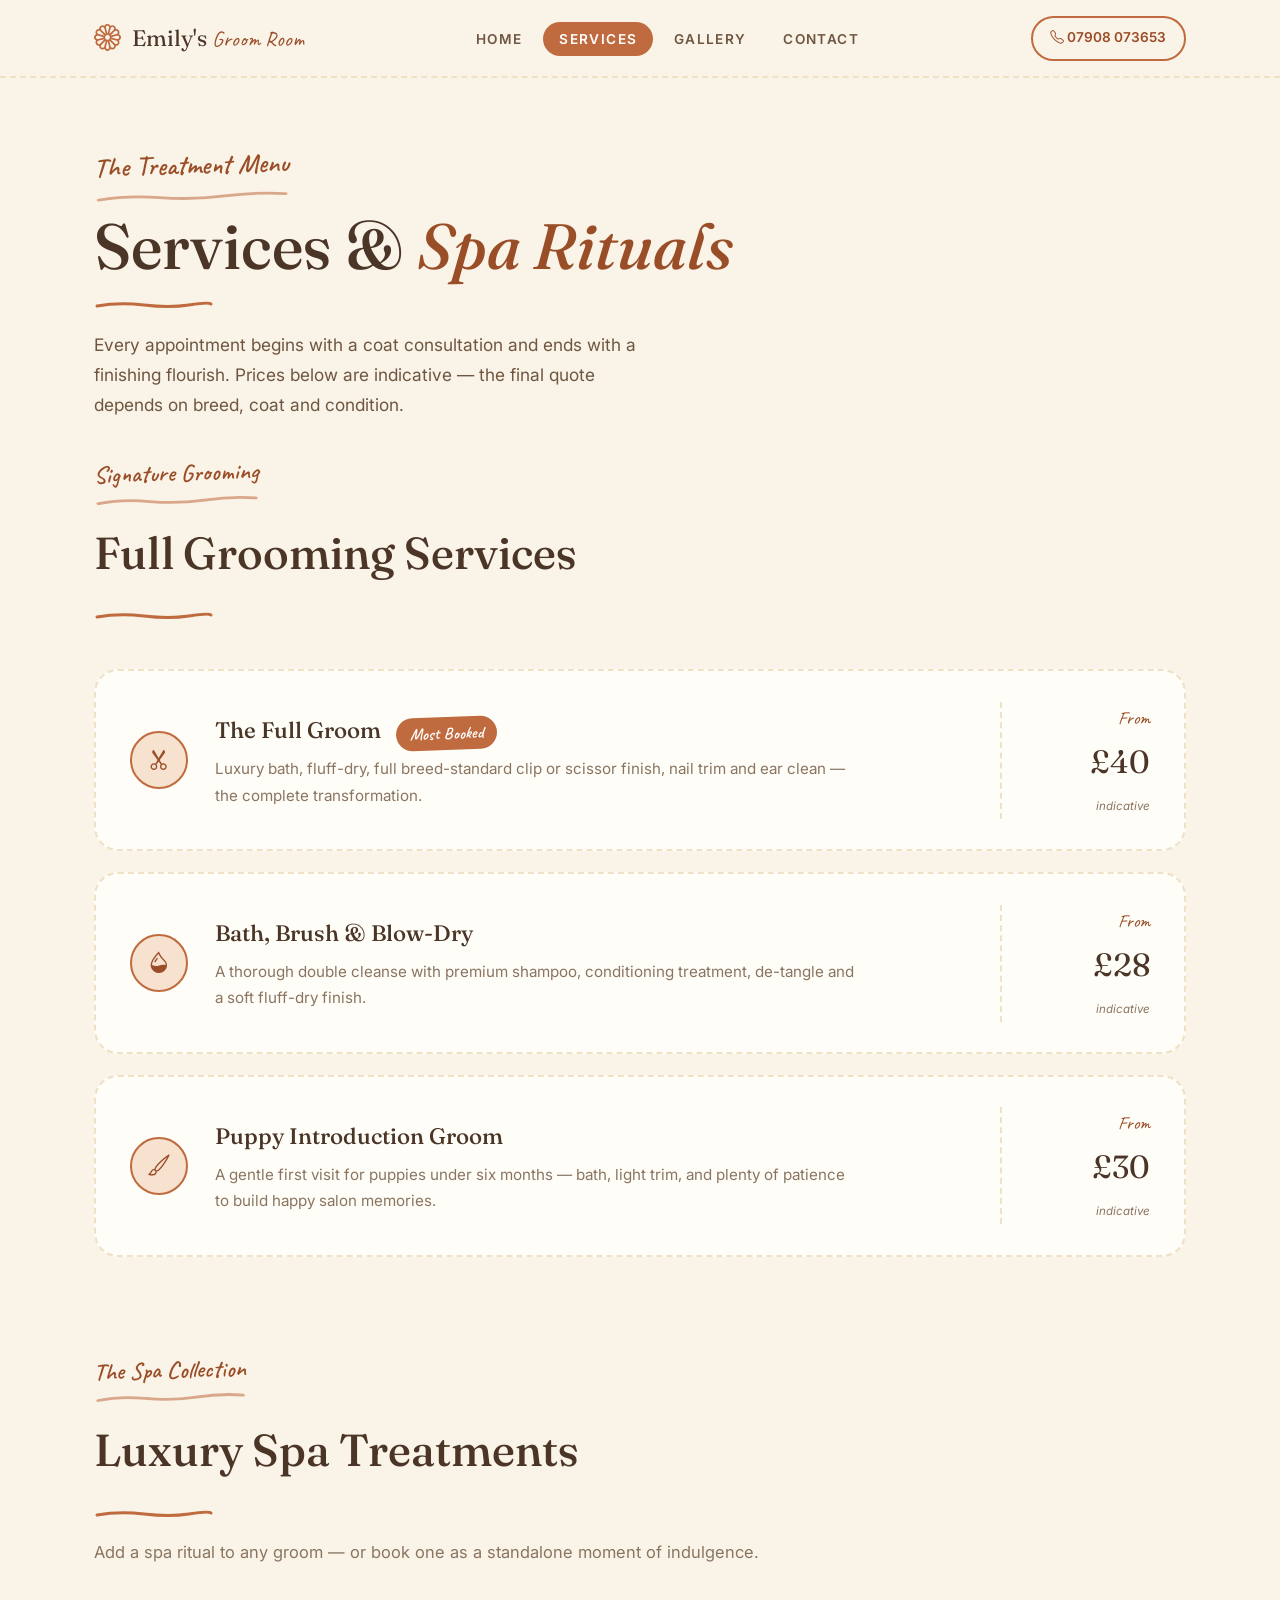
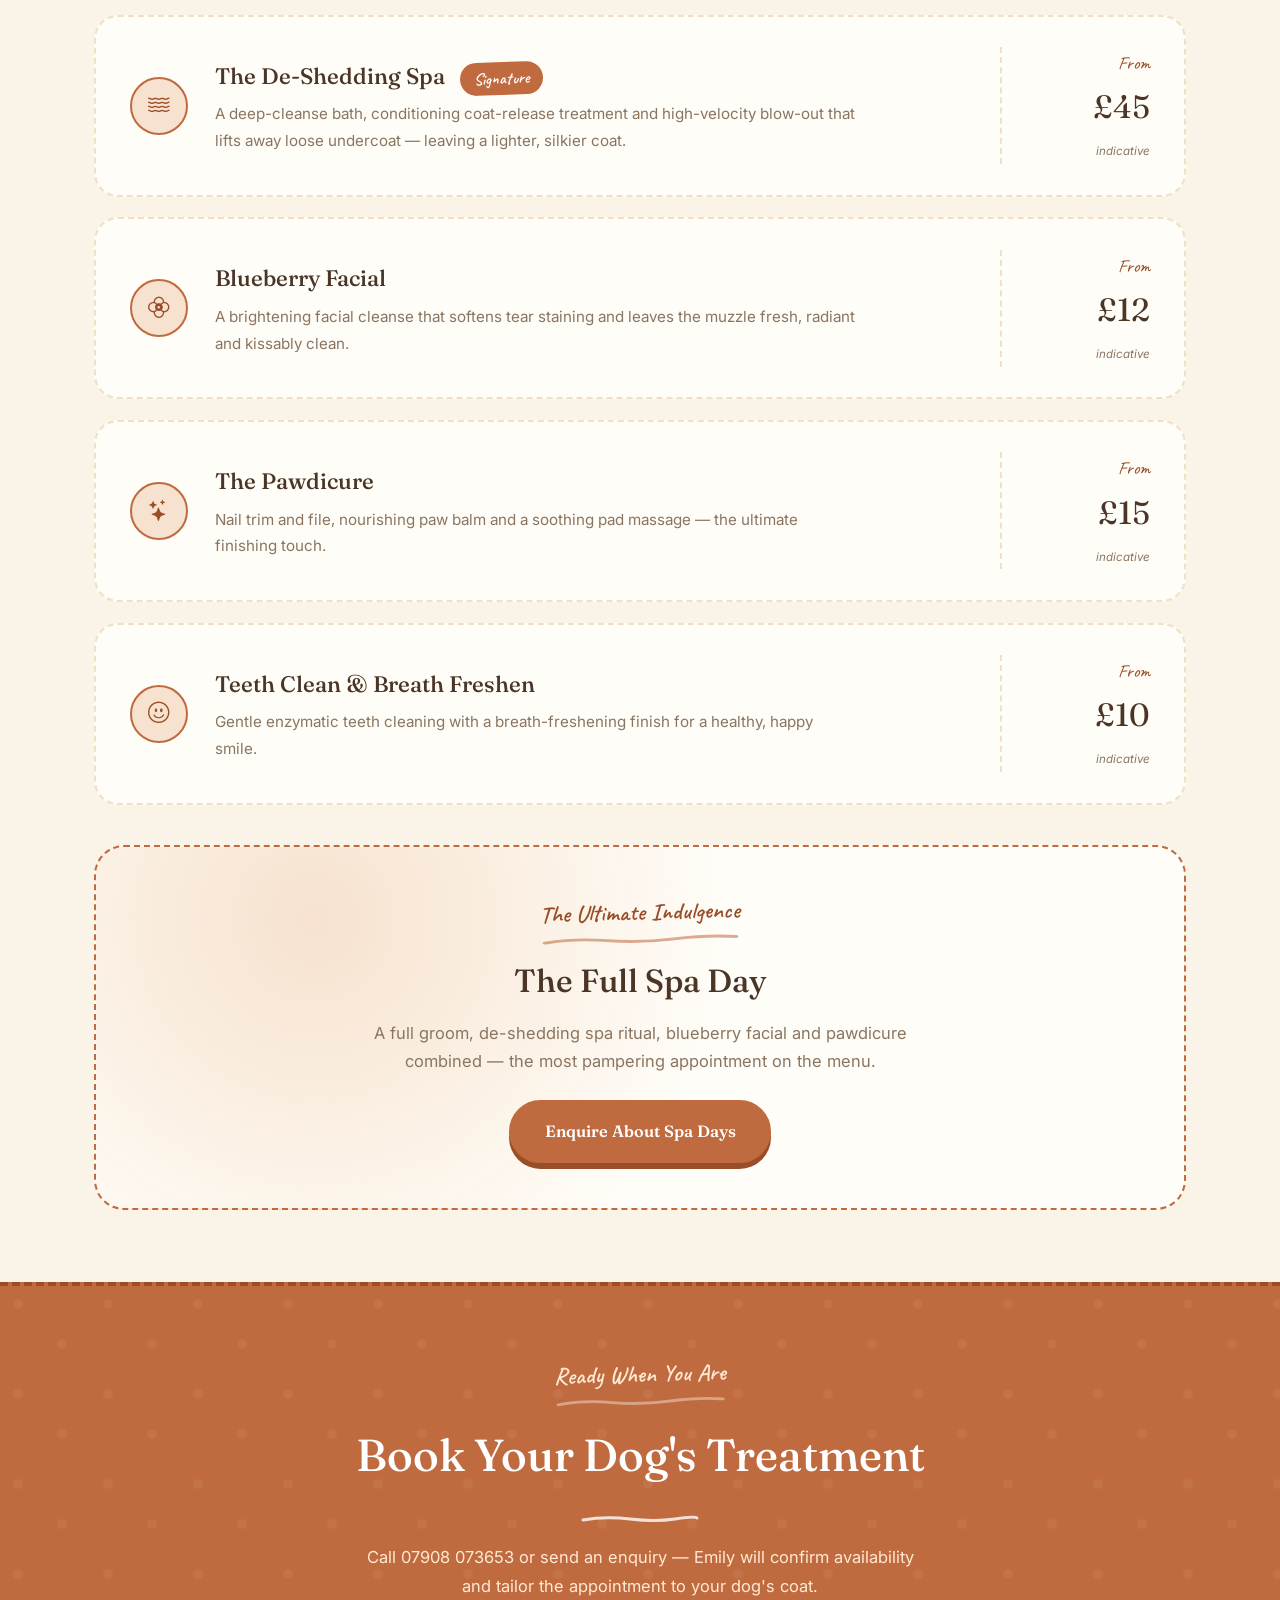
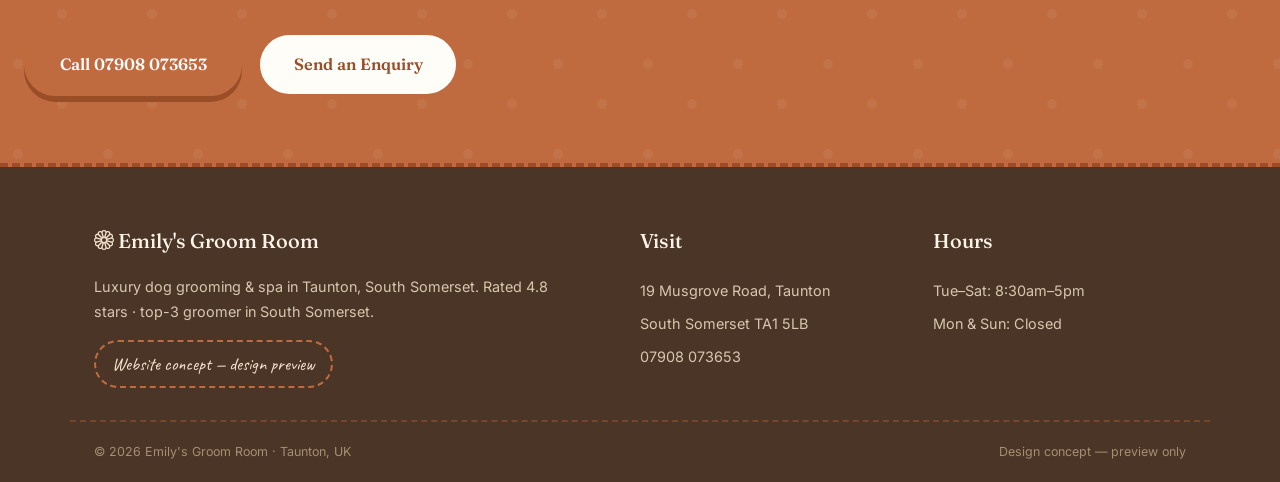
<file: services.html>
<!DOCTYPE html>
<html lang="en-GB">
<head>
  <meta charset="UTF-8">
  <meta name="viewport" content="width=device-width, initial-scale=1.0">
  <title>Services &amp; Treatments — Emily's Groom Room, Taunton</title>
  <meta name="description" content="Full grooms, spa treatments and finishing touches at Emily's Groom Room, Taunton — including the de-shedding spa, blueberry facial and pawdicure. Indicative pricing from £40.">
  <meta property="og:title" content="Services &amp; Treatments — Emily's Groom Room, Taunton">
  <meta property="og:description" content="Full grooms, luxury spa treatments and finishing touches. Indicative pricing from £40.">
  <meta property="og:type" content="website">
  <meta property="og:image" content="images/bubble-bath.webp">
  <link rel="stylesheet" href="https://cdn.jsdelivr.net/npm/bootstrap-icons@1.11.3/font/bootstrap-icons.min.css">
  <link rel="stylesheet" href="styles.css">
</head>
<body>

<header class="topbar">
  <div class="topbar-inner">
    <a class="brand" href="index.html">
      <i class="bi bi-flower1"></i>
      <span class="brand-name">Emily's <em>Groom Room</em></span>
    </a>
    <nav aria-label="Main navigation">
      <ul>
        <li><a href="index.html">Home</a></li>
        <li><a href="services.html" class="active">Services</a></li>
        <li><a href="gallery.html">Gallery</a></li>
        <li><a href="contact.html">Contact</a></li>
      </ul>
    </nav>
    <button class="nav-toggle" aria-label="Open menu" aria-expanded="false"><i class="bi bi-list" aria-hidden="true"></i></button>
    <a class="nav-call" href="tel:+447908073653"><i class="bi bi-telephone"></i> 07908 073653</a>
  </div>
</header>

<main>
  <section class="hero">
    <span class="eyebrow">The Treatment Menu</span>
    <h1>Services &amp; <span class="gold-it">Spa Rituals</span></h1>
    <div class="gold-rule" aria-hidden="true"></div>
    <p class="lede">Every appointment begins with a coat consultation and ends with a finishing flourish. Prices below are indicative — the final quote depends on breed, coat and condition.</p>
  </section>

  <section class="section" style="padding-top: 2rem;">
    <div class="section-head">
      <span class="eyebrow">Signature Grooming</span>
      <h2>Full Grooming Services</h2>
      <div class="gold-rule" aria-hidden="true"></div>
    </div>

    <div class="service-row">
      <div class="service-icon"><i class="bi bi-scissors" aria-hidden="true"></i></div>
      <div>
        <h3>The Full Groom <span class="tag">Most Booked</span></h3>
        <p>Luxury bath, fluff-dry, full breed-standard clip or scissor finish, nail trim and ear clean — the complete transformation.</p>
      </div>
      <div class="service-price">
        <span class="from">From</span>
        <div class="amount">£40</div>
        <span class="note">indicative</span>
      </div>
    </div>

    <div class="service-row">
      <div class="service-icon"><i class="bi bi-droplet-half" aria-hidden="true"></i></div>
      <div>
        <h3>Bath, Brush &amp; Blow-Dry</h3>
        <p>A thorough double cleanse with premium shampoo, conditioning treatment, de-tangle and a soft fluff-dry finish.</p>
      </div>
      <div class="service-price">
        <span class="from">From</span>
        <div class="amount">£28</div>
        <span class="note">indicative</span>
      </div>
    </div>

    <div class="service-row">
      <div class="service-icon"><i class="bi bi-brush" aria-hidden="true"></i></div>
      <div>
        <h3>Puppy Introduction Groom</h3>
        <p>A gentle first visit for puppies under six months — bath, light trim, and plenty of patience to build happy salon memories.</p>
      </div>
      <div class="service-price">
        <span class="from">From</span>
        <div class="amount">£30</div>
        <span class="note">indicative</span>
      </div>
    </div>
  </section>

  <section class="section" style="padding-top: 0;">
    <div class="section-head">
      <span class="eyebrow">The Spa Collection</span>
      <h2>Luxury Spa Treatments</h2>
      <div class="gold-rule" aria-hidden="true"></div>
      <p>Add a spa ritual to any groom — or book one as a standalone moment of indulgence.</p>
    </div>

    <div class="service-row">
      <div class="service-icon"><i class="bi bi-water" aria-hidden="true"></i></div>
      <div>
        <h3>The De-Shedding Spa <span class="tag">Signature</span></h3>
        <p>A deep-cleanse bath, conditioning coat-release treatment and high-velocity blow-out that lifts away loose undercoat — leaving a lighter, silkier coat.</p>
      </div>
      <div class="service-price">
        <span class="from">From</span>
        <div class="amount">£45</div>
        <span class="note">indicative</span>
      </div>
    </div>

    <div class="service-row">
      <div class="service-icon"><i class="bi bi-flower2" aria-hidden="true"></i></div>
      <div>
        <h3>Blueberry Facial</h3>
        <p>A brightening facial cleanse that softens tear staining and leaves the muzzle fresh, radiant and kissably clean.</p>
      </div>
      <div class="service-price">
        <span class="from">From</span>
        <div class="amount">£12</div>
        <span class="note">indicative</span>
      </div>
    </div>

    <div class="service-row">
      <div class="service-icon"><i class="bi bi-stars" aria-hidden="true"></i></div>
      <div>
        <h3>The Pawdicure</h3>
        <p>Nail trim and file, nourishing paw balm and a soothing pad massage — the ultimate finishing touch.</p>
      </div>
      <div class="service-price">
        <span class="from">From</span>
        <div class="amount">£15</div>
        <span class="note">indicative</span>
      </div>
    </div>

    <div class="service-row">
      <div class="service-icon"><i class="bi bi-emoji-smile" aria-hidden="true"></i></div>
      <div>
        <h3>Teeth Clean &amp; Breath Freshen</h3>
        <p>Gentle enzymatic teeth cleaning with a breath-freshening finish for a healthy, happy smile.</p>
      </div>
      <div class="service-price">
        <span class="from">From</span>
        <div class="amount">£10</div>
        <span class="note">indicative</span>
      </div>
    </div>

    <div class="spa-banner">
      <span class="eyebrow">The Ultimate Indulgence</span>
      <h3>The Full Spa Day</h3>
      <p>A full groom, de-shedding spa ritual, blueberry facial and pawdicure combined — the most pampering appointment on the menu.</p>
      <a class="btn btn-solid" href="contact.html">Enquire About Spa Days</a>
    </div>
  </section>

  <section class="cta-band">
    <span class="eyebrow">Ready When You Are</span>
    <h2>Book Your Dog's Treatment</h2>
    <div class="gold-rule" aria-hidden="true"></div>
    <p>Call 07908 073653 or send an enquiry — Emily will confirm availability and tailor the appointment to your dog's coat.</p>
    <div class="hero-cta">
      <a class="btn btn-solid" href="tel:+447908073653">Call 07908 073653</a>
      <a class="btn btn-ghost" href="contact.html">Send an Enquiry</a>
    </div>
  </section>
</main>

<footer>
  <div class="footer-inner">
    <div class="footer-brand">
      <h4><i class="bi bi-flower1"></i> Emily's Groom Room</h4>
      <p>Luxury dog grooming &amp; spa in Taunton, South Somerset. Rated 4.8 stars · top-3 groomer in South Somerset.</p>
      <span class="concept-badge">Website concept — design preview</span>
    </div>
    <div>
      <h4>Visit</h4>
      <ul>
        <li>19 Musgrove Road, Taunton</li>
        <li>South Somerset TA1 5LB</li>
        <li><a href="tel:+447908073653">07908 073653</a></li>
      </ul>
    </div>
    <div>
      <h4>Hours</h4>
      <ul>
        <li>Tue–Sat: 8:30am–5pm</li>
        <li>Mon &amp; Sun: Closed</li>
      </ul>
    </div>
  </div>
  <div class="footer-bottom">
    <span>© 2026 Emily's Groom Room · Taunton, UK</span>
    <span>Design concept — preview only</span>
  </div>
</footer>


<script>
document.addEventListener('DOMContentLoaded', function () {
  var btn = document.querySelector('.nav-toggle');
  var panel = document.querySelector('.topbar-inner nav');
  if (btn && panel) {
    btn.addEventListener('click', function () {
      var open = panel.classList.toggle('open');
      btn.setAttribute('aria-expanded', open ? 'true' : 'false');
    });
    panel.addEventListener('click', function (e) {
      if (e.target.closest('a')) {
        panel.classList.remove('open');
        btn.setAttribute('aria-expanded', 'false');
      }
    });
  }
});
</script>
</body>
</html>
</file>
<file: styles.css>
/* ============================================================
   Emily's Groom Room — WARM CRAFT concept
   Warm cream + terracotta + deep brown | Fraunces + Caveat + Inter
   Handwritten accents, dashed borders, story-driven rows.
   ============================================================ */
@import url('https://fonts.googleapis.com/css2?family=Fraunces:ital,opsz,wght@0,9..144,400;0,9..144,500;0,9..144,600;1,9..144,400;1,9..144,500&family=Caveat:wght@500;600;700&family=Inter:wght@300;400;500;600&display=swap');

:root {
  --cream: #FAF3E7;
  --cream-deep: #F3E7D2;
  --sand: #EFE0C6;
  --terra: #C06B3F;
  --terra-deep: #9A4E28;
  --terra-soft: #F6E2CE;
  --brown: #4A3527;
  --brown-soft: #6E5641;
  --muted: #8A7560;
  --white: #FFFDF8;
  --gold: #D9A441;
  --serif: 'Fraunces', Georgia, serif;
  --hand: 'Caveat', cursive;
  --sans: 'Inter', -apple-system, sans-serif;
}

* { margin: 0; padding: 0; box-sizing: border-box; }

html { scroll-behavior: smooth; }

body {
  font-family: var(--sans);
  background: var(--cream);
  color: var(--brown);
  font-size: 16.5px;
  line-height: 1.75;
  -webkit-font-smoothing: antialiased;
  overflow-x: hidden;
}

img { max-width: 100%; display: block; }

a { color: var(--terra-deep); text-decoration: none; }
a:hover { color: var(--brown); }

::selection { background: var(--terra-soft); }

/* ---------- handwritten eyebrows ---------- */
.eyebrow {
  font-family: var(--hand);
  font-size: 1.5rem;
  font-weight: 600;
  color: var(--terra-deep);
  display: inline-block;
  transform: rotate(-1.5deg);
}
.eyebrow::after {
  content: ""; display: block; height: 8px; margin-top: 2px;
  background: url("data:image/svg+xml,%3Csvg xmlns='http://www.w3.org/2000/svg' width='120' height='10' viewBox='0 0 120 10' preserveAspectRatio='none'%3E%3Cpath d='M3 7 Q 20 2, 40 6 T 80 6 T 117 5' fill='none' stroke='%23C06B3F' stroke-width='3.5' stroke-linecap='round' opacity='0.55'/%3E%3C/svg%3E") 0 0/100% 100% no-repeat;
}

h1, h2, h3 { font-family: var(--serif); font-weight: 500; color: var(--brown); }

/* hand-drawn rule (keeps old class name) */
.gold-rule {
  width: 120px; height: 10px; margin: 1.2rem 0;
  background: url("data:image/svg+xml,%3Csvg xmlns='http://www.w3.org/2000/svg' width='120' height='10' viewBox='0 0 120 10' preserveAspectRatio='none'%3E%3Cpath d='M3 6 Q 25 2, 50 5 T 95 5 T 117 4' fill='none' stroke='%23C06B3F' stroke-width='3' stroke-linecap='round'/%3E%3C/svg%3E") 0 0/100% 100% no-repeat;
}
.gold-rule.wide { width: min(520px, 80%); }

/* ---------- nav ---------- */
.topbar {
  background: var(--cream);
  border-bottom: 2px dashed var(--sand);
  position: sticky; top: 0; z-index: 50;
}
.topbar-inner {
  max-width: 1140px; margin: 0 auto;
  display: flex; align-items: center; justify-content: space-between;
  padding: 0.9rem 1.5rem; gap: 1rem;
}
.brand { display: flex; align-items: center; gap: 0.7rem; }
.brand .bi { font-size: 1.7rem; color: var(--terra); }
.brand-name { font-family: var(--serif); font-size: 1.4rem; color: var(--brown); }
.brand-name em { font-family: var(--hand); font-style: normal; font-size: 1.35rem; color: var(--terra-deep); }

nav ul { list-style: none; display: flex; gap: 0.3rem; }
nav a {
  font-size: 0.85rem; letter-spacing: 0.1em; text-transform: uppercase; font-weight: 600;
  color: var(--brown-soft); padding: 0.55rem 1rem; border-radius: 999px; transition: all .2s;
}
nav a:hover { color: var(--terra-deep); background: var(--terra-soft); }
nav a.active { color: #fff; background: var(--terra); }

.nav-call {
  border: 2px solid var(--terra); color: var(--terra-deep);
  padding: 0.55rem 1.1rem; font-size: 0.85rem; font-weight: 600;
  border-radius: 999px; transition: all .2s; white-space: nowrap;
}
.nav-call:hover { background: var(--terra); color: #fff; }

/* ---------- hero: story-driven, left aligned ---------- */
.hero {
  padding: 4rem 1.5rem 0;
  max-width: 1140px; margin: 0 auto;
  position: relative;
}
.hero .eyebrow { margin-bottom: 0.6rem; font-size: 1.7rem; }
.hero h1 {
  font-size: clamp(2.4rem, 5.5vw, 4rem);
  line-height: 1.12; max-width: 16ch; text-align: left;
}
.hero h1 .gold-it { font-style: italic; color: var(--terra-deep); }
.hero .lede-row { display: grid; grid-template-columns: 1fr 1fr; gap: 2.5rem; align-items: end; margin-top: 1.2rem; }
.hero p.lede { color: var(--brown-soft); font-size: 1.08rem; max-width: 34rem; }
.hero-frame {
  margin: 2.4rem auto 0; max-width: 1000px;
  background: var(--white); border: 2px dashed var(--terra);
  border-radius: 28px; padding: 14px;
  box-shadow: 0 24px 50px rgba(74, 53, 39, 0.12);
  transform: rotate(-.6deg);
}
.hero-frame .inner { border-radius: 18px; overflow: hidden; }
.hero-frame img { width: 100%; height: auto; object-fit: cover; max-height: 460px; }
.hero-frame figcaption {
  padding: 0.9rem 0.4rem 0.4rem;
  font-family: var(--hand); font-size: 1.35rem; color: var(--terra-deep);
  text-align: center;
}
.hero-cta { margin-top: 2rem; display: flex; gap: 1rem; flex-wrap: wrap; }

.btn {
  display: inline-flex; align-items: center; gap: .6rem;
  padding: 0.95rem 2.1rem;
  font-family: var(--serif); font-size: 1.02rem; font-weight: 600;
  border-radius: 999px; border: 2px solid var(--terra);
  transition: all .2s; cursor: pointer;
}
.btn-solid { background: var(--terra); color: #fff; box-shadow: 0 6px 0 var(--terra-deep); border-color: var(--terra); }
.btn-solid:hover { transform: translateY(-2px); box-shadow: 0 8px 0 var(--terra-deep); color: #fff; }
.btn-ghost { color: var(--terra-deep); background: var(--white); }
.btn-ghost:hover { background: var(--terra-soft); color: var(--terra-deep); }

/* ---------- ratings strip ---------- */
.rating-strip {
  background: var(--brown); color: var(--cream);
  padding: 1.7rem 1.5rem; text-align: center; margin-top: 3rem;
  border-top: 3px dashed var(--terra); border-bottom: 3px dashed var(--terra);
}
.rating-strip .stars { color: var(--gold); font-size: 1.1rem; letter-spacing: 0.2em; }
.rating-strip p { font-size: 0.95rem; margin-top: 0.4rem; color: #E8DCC6; }
.rating-strip .hand-note { font-family: var(--hand); font-size: 1.3rem; color: var(--terra-soft); }

/* ---------- sections ---------- */
.section { max-width: 1140px; margin: 0 auto; padding: 4.5rem 1.5rem; }
.section-head { max-width: 680px; margin-bottom: 3rem; }
.section-head.center { text-align: center; margin-left: auto; margin-right: auto; }
.section-head.center .gold-rule { margin-left: auto; margin-right: auto; }
.section-head h2 { font-size: clamp(1.9rem, 4vw, 2.8rem); margin: 0.6rem 0; }
.section-head p { color: var(--muted); }

/* dashed trio cards */
.trio { display: grid; grid-template-columns: repeat(3, 1fr); gap: 1.8rem; }
.trio-card {
  background: var(--white); border: 2px dashed var(--terra);
  padding: 2.2rem 1.8rem; border-radius: 26px; text-align: center;
  transition: transform .25s, box-shadow .25s;
}
.trio-card:nth-child(2) { transform: rotate(1deg); }
.trio-card:nth-child(1) { transform: rotate(-1deg); }
.trio-card:hover { transform: translateY(-5px) rotate(0deg); box-shadow: 0 18px 40px rgba(74,53,39,.12); }
.trio-card .bi {
  font-size: 1.9rem; color: #fff; background: var(--terra);
  width: 64px; height: 64px; border-radius: 50%;
  display: inline-grid; place-items: center; margin-bottom: 1.1rem;
  box-shadow: 0 5px 0 var(--terra-deep);
}
.trio-card h3 { font-size: 1.35rem; margin-bottom: 0.6rem; }
.trio-card p { color: var(--muted); font-size: 0.95rem; }

/* ---------- story rows: alternating narrative ---------- */
.story { max-width: 1140px; margin: 0 auto; padding: 1rem 1.5rem 4.5rem; display: grid; gap: 3.5rem; }
.story-row {
  display: grid; grid-template-columns: 1fr 1fr; gap: 3.5rem; align-items: center;
}
.story-row.rev .story-txt { order: 2; }
.story-row.rev .story-img { order: 1; }
.story-img { position: relative; }
.story-img img {
  width: 100%; aspect-ratio: 4/3; object-fit: cover;
  border-radius: 30px; border: 10px solid var(--white);
  box-shadow: 0 22px 48px rgba(74,53,39,.14);
}
.story-row:nth-child(odd) .story-img img { transform: rotate(-1.6deg); }
.story-row:nth-child(even) .story-img img { transform: rotate(1.6deg); }
.hand-note {
  position: absolute; bottom: -16px; right: 18px;
  font-family: var(--hand); font-size: 1.4rem; font-weight: 600;
  background: var(--terra); color: #fff; border-radius: 999px;
  padding: .35rem 1.2rem; transform: rotate(-3deg);
  box-shadow: 0 5px 0 var(--terra-deep);
}
.story-txt .eyebrow { margin-bottom: .4rem; }
.story-txt h2 { font-size: clamp(1.8rem, 3.4vw, 2.5rem); margin-bottom: 1rem; }
.story-txt p { color: var(--brown-soft); margin-bottom: 1rem; }

.check-list { list-style: none; margin-top: 1.2rem; display: grid; gap: .6rem; }
.check-list li { display: flex; gap: .7rem; align-items: flex-start; color: var(--brown-soft); font-size: 0.96rem; }
.check-list .bi { color: var(--terra); font-size: 1.2rem; margin-top: .15rem; }

/* ---------- service rows ---------- */
.service-row {
  display: grid; grid-template-columns: 60px 1fr auto;
  gap: 1.6rem; align-items: center;
  background: var(--white); border: 2px dashed var(--sand);
  padding: 1.9rem 2.1rem; margin-bottom: 1.3rem; border-radius: 24px;
  transition: border-color .25s, transform .25s;
}
.service-row:hover { border-color: var(--terra); transform: translateX(6px); }
.service-icon {
  width: 58px; height: 58px; background: var(--terra-soft);
  border: 2px solid var(--terra);
  border-radius: 50%; display: flex; align-items: center; justify-content: center;
}
.service-icon .bi { color: var(--terra-deep); font-size: 1.35rem; }
.service-row h3 { font-size: 1.4rem; margin-bottom: 0.35rem; }
.service-row h3 .tag {
  font-family: var(--hand); font-size: 1.05rem; font-weight: 600;
  color: #fff; background: var(--terra); border-radius: 999px;
  padding: 0.1rem 0.85rem; margin-left: 0.6rem; vertical-align: middle;
  display: inline-block; transform: rotate(-2deg);
}
.service-row p { color: var(--muted); font-size: 0.95rem; max-width: 640px; }
.service-price {
  text-align: right; border-left: 2px dashed var(--sand); padding-left: 1.6rem;
  min-width: 150px;
}
.service-price .from { font-family: var(--hand); font-size: 1.15rem; color: var(--terra-deep); display: block; }
.service-price .amount { font-family: var(--serif); font-size: 2rem; color: var(--brown); }
.service-price .note { font-size: 0.72rem; color: var(--muted); font-style: italic; }

.spa-banner {
  margin-top: 2.5rem; text-align: center;
  border: 2px dashed var(--terra); background: var(--white);
  padding: 2.8rem 2rem; border-radius: 30px;
  background-image: radial-gradient(circle at 20% 20%, var(--terra-soft) 0, transparent 45%);
}
.spa-banner h3 { font-size: 2rem; margin: 0.6rem 0; }
.spa-banner h3 em { font-family: var(--hand); font-style: normal; color: var(--terra-deep); font-size: 2.2rem; }
.spa-banner p { color: var(--muted); max-width: 560px; margin: 0 auto 1.5rem; }

/* ---------- gallery grid ---------- */
.g-grid {
  display: grid; grid-template-columns: repeat(2, 1fr); gap: 2rem;
  max-width: 1000px; margin: 0 auto;
}
.g-item {
  background: var(--white); border: 2px dashed var(--terra); padding: 12px; border-radius: 24px;
  transition: transform .3s, box-shadow .3s;
}
.g-item:nth-child(odd) { transform: rotate(-.8deg); }
.g-item:nth-child(even) { transform: rotate(.8deg); }
.g-item:hover { transform: rotate(0) translateY(-4px); box-shadow: 0 18px 44px rgba(74,53,39,.12); }
.g-item .inner { border-radius: 14px; overflow: hidden; }
.g-item img { width: 100%; aspect-ratio: 4/3; object-fit: cover; }
.g-item figcaption { padding: 1rem 0.4rem 0.5rem; text-align: center; }
.g-item figcaption .t { font-family: var(--serif); font-size: 1.2rem; display: block; }
.g-item figcaption .s {
  font-family: var(--hand); font-size: 1.2rem; color: var(--terra-deep);
  margin-top: 0.2rem; display: block;
}

/* ---------- contact ---------- */
.contact-grid {
  display: grid; grid-template-columns: 1fr 1fr; gap: 2.2rem; align-items: start;
}
.contact-card {
  background: var(--white); border: 2px dashed var(--terra);
  padding: 2.4rem; border-radius: 28px;
}
.contact-card h3 { font-size: 1.55rem; margin-bottom: 1rem; }
.contact-card h3 .hand-accent { font-family: var(--hand); color: var(--terra-deep); font-size: 1.7rem; }
.contact-line {
  display: flex; gap: 1rem; align-items: flex-start;
  padding: 0.9rem 0; border-bottom: 2px dotted var(--sand);
}
.contact-line:last-child { border-bottom: none; }
.contact-line .bi { color: var(--terra); font-size: 1.3rem; margin-top: 0.15rem; }
.contact-line .lbl { font-family: var(--hand); font-size: 1.15rem; color: var(--terra-deep); display: block; }
.contact-line .val { color: var(--brown); }
.contact-line a.val:hover { color: var(--terra-deep); }

.hours-table { width: 100%; border-collapse: collapse; margin-top: 0.5rem; }
.hours-table th, .hours-table td { padding: 0.75rem 0.4rem; text-align: left; font-size: 0.95rem; }
.hours-table th { font-weight: 600; color: var(--brown); font-family: var(--serif); }
.hours-table td { color: var(--brown-soft); }
.hours-table tr { border-bottom: 2px dotted var(--sand); }
.hours-table tr:last-child { border-bottom: none; }
.hours-table .closed { color: var(--muted); font-style: italic; font-family: var(--hand); font-size: 1.1rem; }

.enquiry { margin-top: 2.5rem; max-width: 760px; margin-left: auto; margin-right: auto; }
.form-grid { display: grid; grid-template-columns: 1fr 1fr; gap: 1.2rem; }
.field { display: flex; flex-direction: column; gap: 0.4rem; }
.field.full { grid-column: 1 / -1; }
.field label { font-family: var(--hand); font-size: 1.25rem; color: var(--terra-deep); font-weight: 600; }
.field input, .field select, .field textarea {
  font-family: var(--sans); font-size: 0.95rem; color: var(--brown);
  background: var(--cream); border: 2px solid var(--sand);
  padding: 0.85rem 1rem; border-radius: 16px; width: 100%;
}
.field input:focus, .field select:focus, .field textarea:focus {
  outline: none; border-color: var(--terra); box-shadow: 0 0 0 3px var(--terra-soft); background: var(--white);
}
.form-note { text-align: center; font-family: var(--hand); font-size: 1.25rem; color: var(--terra-deep); margin-top: 1rem; }

/* ---------- cta band ---------- */
.cta-band {
  background: var(--terra); text-align: center; padding: 4.2rem 1.5rem;
  border-top: 4px dashed var(--terra-deep); border-bottom: 4px dashed var(--terra-deep);
  position: relative; overflow: hidden;
}
.cta-band::before {
  content: ""; position: absolute; inset: 0; opacity: .5; pointer-events: none;
  background: url("data:image/svg+xml,%3Csvg xmlns='http://www.w3.org/2000/svg' width='90' height='90' viewBox='0 0 90 90'%3E%3Ccircle cx='18' cy='18' r='5' fill='%23ffffff' fill-opacity='0.10'/%3E%3Ccircle cx='62' cy='58' r='5' fill='%23ffffff' fill-opacity='0.10'/%3E%3C/svg%3E");
}
.cta-band .eyebrow { color: #FFE9D2; }
.cta-band .eyebrow::after { filter: brightness(0) invert(1); opacity: .7; }
.cta-band h2 { color: #fff; font-size: clamp(1.9rem, 4vw, 2.8rem); margin: 0.7rem 0 1rem; position: relative; }
.cta-band p { color: #FFE9D2; max-width: 560px; margin: 0 auto 1.8rem; position: relative; }
.cta-band .gold-rule { margin-left: auto; margin-right: auto; filter: brightness(0) invert(1); opacity: .8; }
.cta-band .hero-cta { position: relative; }

/* ---------- footer ---------- */
footer { background: var(--brown); color: #D8C6AE; }
.footer-inner {
  max-width: 1140px; margin: 0 auto; padding: 3.5rem 1.5rem 2rem;
  display: grid; grid-template-columns: 2fr 1fr 1fr; gap: 2.5rem;
}
.footer-inner h4 {
  font-family: var(--serif); color: var(--cream); font-size: 1.25rem; margin-bottom: 1rem; font-weight: 500;
}
.footer-inner h4 .bi { color: var(--terra-soft); }
.footer-brand p { max-width: 30rem; }
.footer-inner p, .footer-inner li { font-size: 0.9rem; }
.footer-inner ul { list-style: none; }
.footer-inner li { padding: 0.25rem 0; }
.footer-inner a { color: #D8C6AE; }
.footer-inner a:hover { color: var(--terra-soft); }
.concept-badge {
  display: inline-block; margin-top: 1rem;
  border: 2px dashed var(--terra); color: var(--terra-soft);
  font-family: var(--hand); font-size: 1.15rem;
  padding: 0.35rem 1rem; border-radius: 999px;
}
.footer-bottom {
  border-top: 2px dashed rgba(192,107,63,.35);
  max-width: 1140px; margin: 0 auto; padding: 1.2rem 1.5rem;
  display: flex; justify-content: space-between; gap: 1rem; flex-wrap: wrap;
  font-size: 0.78rem; color: #A68E70;
}

/* ---------- Homepage enrichment (highlights / FAQ / visit) ---------- */
img[width] { height: auto; }
.highlights-row { grid-template-columns: repeat(4, 1fr); }
.fact-card .bi { font-size: 1.6rem; }
.faq-list { max-width: 820px; margin: 0 auto; display: grid; gap: 1rem; }
.faq-item {
  background: var(--white); border: 2px dashed var(--terra);
  border-radius: 22px; padding: 1.3rem 1.6rem; text-align: left;
}
.faq-item summary { font-family: var(--serif); font-size: 1.15rem; font-weight: 600; color: var(--brown); cursor: pointer; }
.faq-item p { color: var(--brown-soft); font-size: 0.96rem; margin-top: 0.6rem; }
.visit-band { max-width: 820px; margin: 0 auto; }
.gallery-preview { margin-bottom: 2rem; }
@media (max-width: 900px) {
  .highlights-row { grid-template-columns: 1fr 1fr; max-width: 640px; }
}
@media (max-width: 560px) {
  .highlights-row { grid-template-columns: 1fr; }
}

/* ---------- responsive ---------- */
@media (max-width: 900px) {
  .hero .lede-row { grid-template-columns: 1fr; gap: 1.4rem; }
  .hero h1 { max-width: none; }
  .story-row { grid-template-columns: 1fr; gap: 2rem; }
  .story-row.rev .story-txt { order: 1; }
  .story-row.rev .story-img { order: 2; }
  .trio { grid-template-columns: 1fr; max-width: 460px; margin: 0 auto; }
  .g-grid { grid-template-columns: 1fr; }
  .contact-grid { grid-template-columns: 1fr; }
  .footer-inner { grid-template-columns: 1fr; }
  .service-row { grid-template-columns: 1fr; text-align: center; }
  .service-icon { margin: 0 auto; }
  .service-price { border-left: none; border-top: 2px dashed var(--sand); padding: 1.2rem 0 0; text-align: center; min-width: 0; }
}
@media (max-width: 640px) {
  .form-grid { grid-template-columns: 1fr; }
}

/* ---------- mobile nav toggle ---------- */
.nav-toggle{
  display:none; background:var(--terra-soft); border:2px solid var(--terra); border-radius:14px;
  color:var(--terra-deep); font-size:1.5rem; line-height:1; cursor:pointer;
  padding:.5rem .8rem; align-items:center; justify-content:center; flex:0 0 auto;
}
body{ overflow-x:hidden; }
@media (max-width: 860px){
  .topbar-inner{ position:relative; flex-wrap:nowrap; justify-content:space-between; }
  .nav-toggle{ display:inline-flex; }
  .topbar-inner nav{
    display:none; position:absolute; top:100%; left:0; right:0; z-index:60;
    background:var(--cream); border-bottom:2px dashed var(--sand);
    box-shadow:0 18px 30px rgba(74,53,39,.12);
  }
  .topbar-inner nav.open{ display:block; }
  .topbar-inner nav ul{ flex-direction:column; align-items:stretch; padding:8px 24px 16px; }
  .topbar-inner nav li{ border-bottom:2px dotted var(--sand); }
  .topbar-inner nav li:last-child{ border-bottom:0; }
  .topbar-inner nav a{ display:block; padding:14px 4px; border-radius:12px; }
}

/* ---------- mobile image caps ---------- */
@media (max-width: 768px){
  .hero{ padding:2.6rem 1.2rem 0; }
  .hero-frame{ transform:none; padding:10px; }
  .hero-frame img{ max-height:320px; }
  .hero-frame figcaption{ font-size:1.2rem; }
  .eyebrow{ font-size:1.35rem; }
  .section{ padding:3rem 1.2rem; }
  .story{ padding:0 1.2rem 3rem; gap:2.6rem; }
  .story-img img{ max-height:300px; }
  .hand-note{ font-size:1.2rem; bottom:-12px; right:10px; }
  .trio-card{ padding:1.8rem 1.4rem; }
  .g-item img{ max-height:300px; }
  .rating-strip{ margin-top:2rem; }
  .cta-band{ padding:3rem 1.2rem; }
  .contact-card{ padding:1.8rem 1.4rem; }
  .nav-call{ display:none; }
}

/* Diversification: first-visit guide (replaces highlights row + FAQ) */
.first-visit-grid{grid-template-columns:repeat(3,1fr)}
@media(max-width:900px){.first-visit-grid{grid-template-columns:1fr;max-width:460px;margin:0 auto}}
</file>
